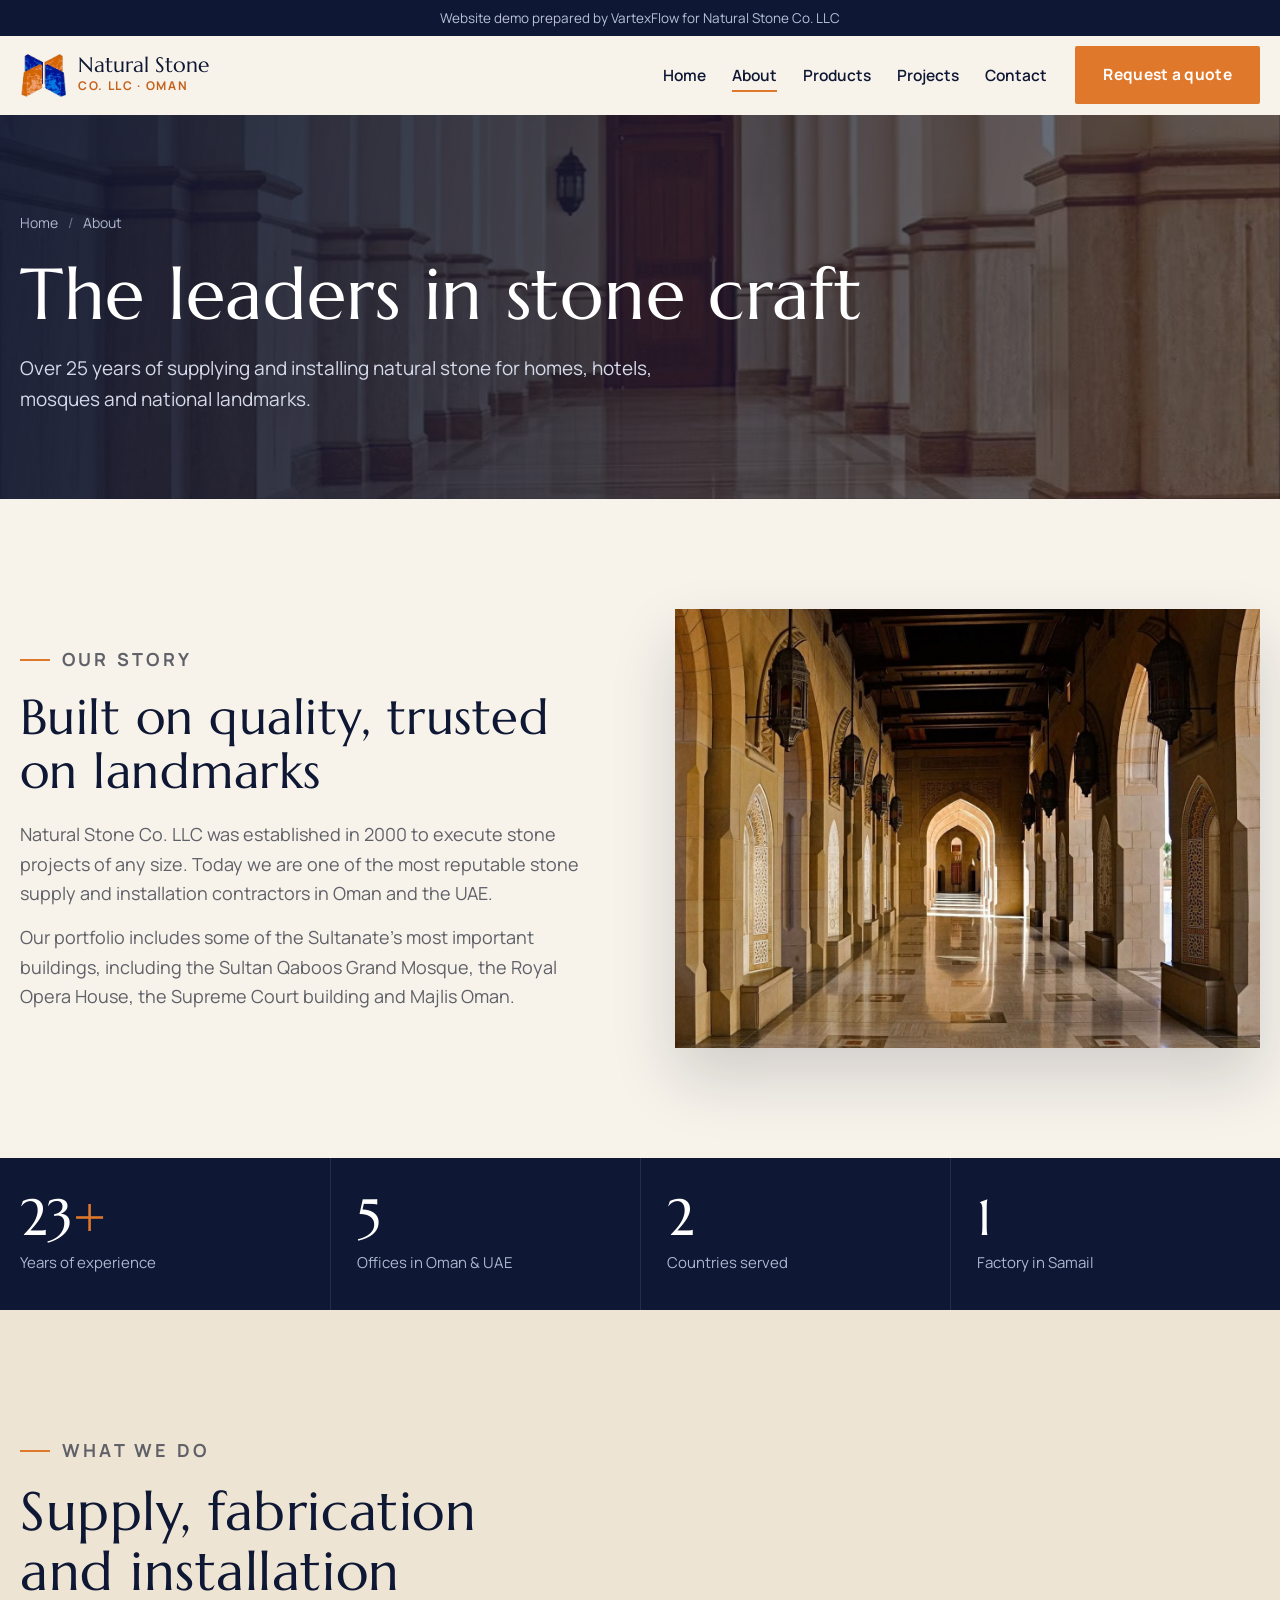
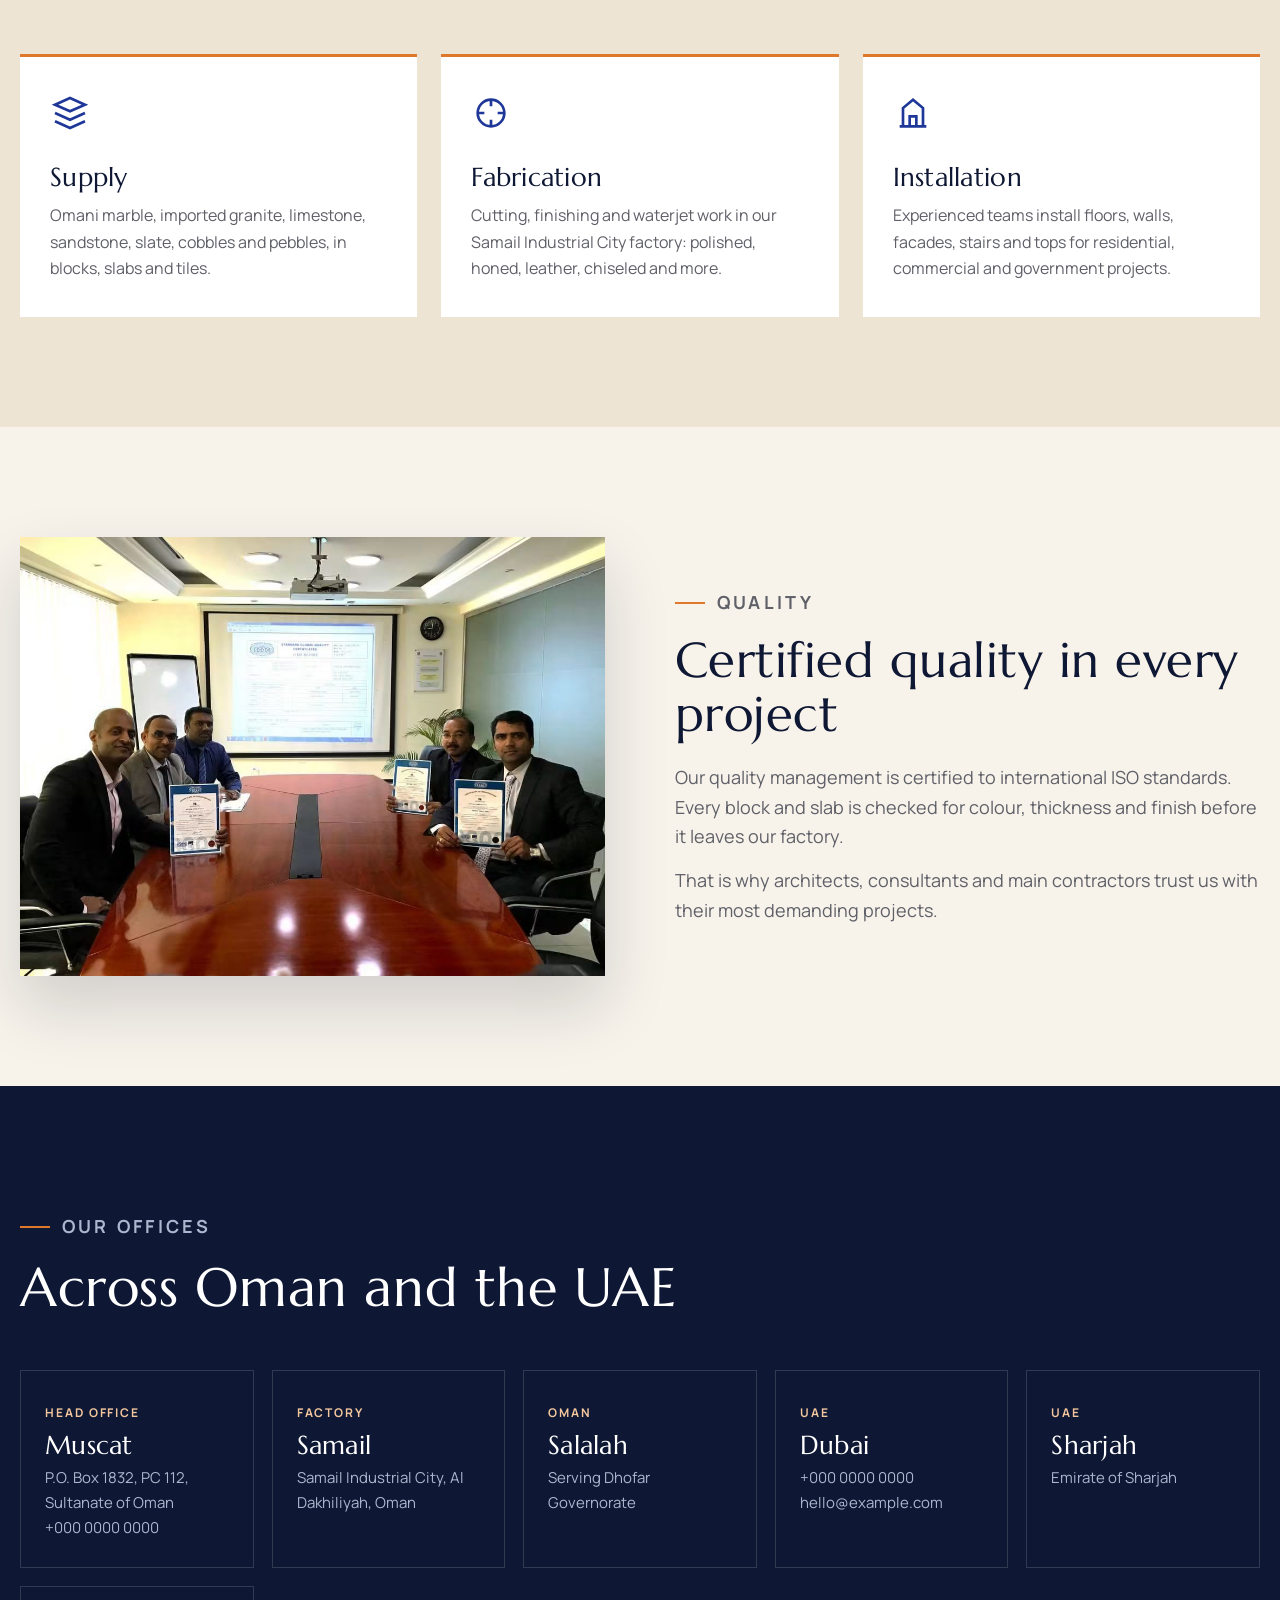
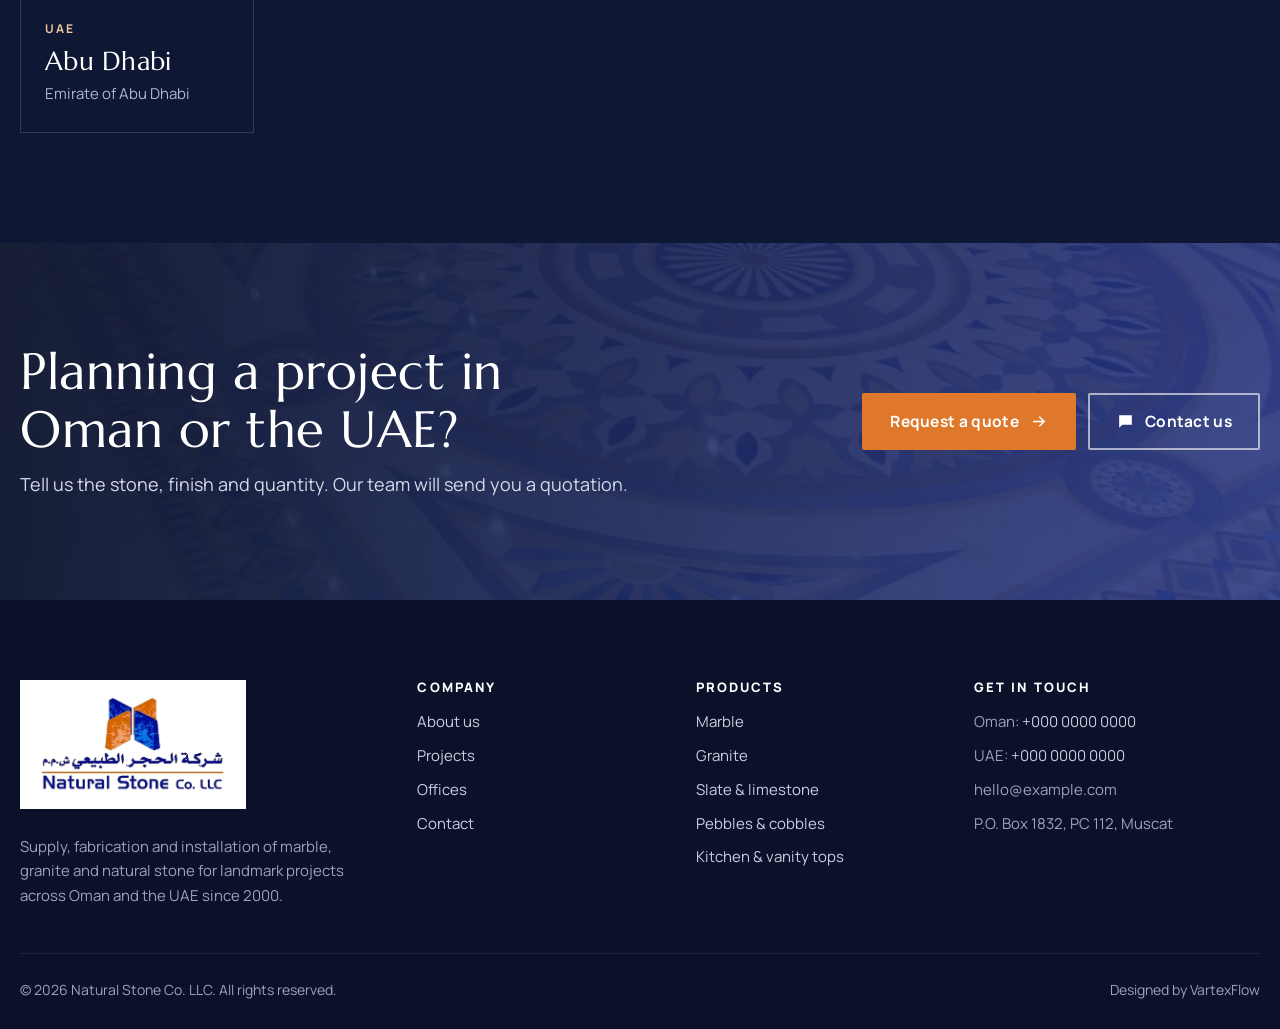
<file: about.html>
<!DOCTYPE html>
<html lang="en">
<head>
<meta charset="utf-8">
<meta name="viewport" content="width=device-width, initial-scale=1, viewport-fit=cover">
<meta name="robots" content="noindex, nofollow">
<meta name="theme-color" content="#0E1733">
<title>About | Natural Stone Co. LLC</title>
<meta name="description" content="Learn about Natural Stone Co. LLC, stone supply and installation contractor in Oman and the UAE since 2000.">
<link rel="canonical" href="https://shahinalambd.github.io/natural-stone-website/about.html">
<meta property="og:type" content="website">
<meta property="og:title" content="About | Natural Stone Co. LLC">
<meta property="og:description" content="Learn about Natural Stone Co. LLC, stone supply and installation contractor in Oman and the UAE since 2000.">
<meta property="og:url" content="https://shahinalambd.github.io/natural-stone-website/about.html">
<meta property="og:image" content="https://shahinalambd.github.io/natural-stone-website/assets/img/og-image.png">
<meta property="og:image:width" content="1200">
<meta property="og:image:height" content="630">
<meta name="twitter:card" content="summary_large_image">
<link rel="icon" href="assets/img/logo-mark.png">
<link rel="preconnect" href="https://fonts.googleapis.com">
<link rel="preconnect" href="https://fonts.gstatic.com" crossorigin>
<link href="https://fonts.googleapis.com/css2?family=Marcellus&family=Manrope:wght@400;500;600;700;800&display=swap" rel="stylesheet">
<link rel="stylesheet" href="assets/css/style.css">
</head>
<body>
<div class="demo">Website demo prepared by VartexFlow for Natural Stone Co. LLC</div>
<header class="site-header">
  <div class="wrap nav">
    <a class="brand" href="index.html" aria-label="Natural Stone Co. LLC home">
      <img src="assets/img/logo-mark.png" alt="" width="46" height="46">
      <span><b>Natural Stone</b><small>CO. LLC &middot; OMAN</small></span>
    </a>
    <button class="menu-btn" type="button" aria-expanded="false" aria-controls="links" aria-label="Menu">
      <svg viewBox="0 0 24 24" fill="none" stroke="currentColor" stroke-width="2" aria-hidden="true"><path d="M3 6h18M3 12h18M3 18h18"/></svg>
    </button>
    <ul class="links" id="links">
      <li><a href="index.html">Home</a></li>
      <li><a href="about.html" aria-current="page">About</a></li>
      <li><a href="products.html">Products</a></li>
      <li><a href="projects.html">Projects</a></li>
      <li><a href="contact.html">Contact</a></li>
      <li class="m-cta"><a class="btn btn-orange" href="contact.html#quote">Request a quote</a></li>
    </ul>
    <a class="btn btn-orange" href="contact.html#quote">Request a quote</a>
  </div>
</header>
<main><section class="page-hero">
  <img src="assets/img/marble-corridor.jpg" alt="" aria-hidden="true">
  <div class="wrap">
    <ol class="crumbs"><li><a href="index.html">Home</a></li><li aria-current="page">About</li></ol>
    <h1>The leaders in stone craft</h1>
    <p>Over 25 years of supplying and installing natural stone for homes, hotels, mosques and national landmarks.</p>
  </div>
</section>

<section class="section">
  <div class="wrap split">
    <div class="rv">
      <p class="kicker">OUR STORY</p>
      <h2>Built on quality, trusted on landmarks</h2>
      <p>Natural Stone Co. LLC was established in 2000 to execute stone projects of any size. Today we are one of the most reputable stone supply and installation contractors in Oman and the UAE.</p>
      <p>Our portfolio includes some of the Sultanate's most important buildings, including the Sultan Qaboos Grand Mosque, the Royal Opera House, the Supreme Court building and Majlis Oman.</p>
    </div>
    <img class="rv d1" src="assets/img/grand-mosque.jpg" alt="Marble colonnade" loading="lazy">
  </div>
</section>
<section class="stats" aria-label="Company facts">
  <div class="wrap"><ul>
    <li><b data-count="25" data-suffix="+">25<em>+</em></b><span>Years of experience</span></li>
    <li><b data-count="5" data-suffix="">5<em></em></b><span>Offices in Oman &amp; UAE</span></li>
    <li><b data-count="2" data-suffix="">2<em></em></b><span>Countries served</span></li>
    <li><b data-count="1" data-suffix="">1<em></em></b><span>Factory in Samail</span></li>
  </ul></div>
</section>
<section class="section sand">
  <div class="wrap">
    <div class="head"><div><p class="kicker">WHAT WE DO</p><h2>Supply, fabrication and installation</h2></div></div>
    <div class="pillars">
      <div class="pillar rv"><svg viewBox="0 0 24 24" fill="none" stroke="currentColor" stroke-width="1.6" aria-hidden="true"><path d="M3 7l9-4 9 4-9 4-9-4Z"/><path d="M3 12l9 4 9-4M3 17l9 4 9-4"/></svg><h3>Supply</h3><p>Omani marble, imported granite, limestone, sandstone, slate, cobbles and pebbles, in blocks, slabs and tiles.</p></div>
      <div class="pillar rv d1"><svg viewBox="0 0 24 24" fill="none" stroke="currentColor" stroke-width="1.6" aria-hidden="true"><circle cx="12" cy="12" r="8"/><path d="M12 4v4M12 16v4M4 12h4M16 12h4"/></svg><h3>Fabrication</h3><p>Cutting, finishing and waterjet work in our Samail Industrial City factory: polished, honed, leather, chiseled and more.</p></div>
      <div class="pillar rv d2"><svg viewBox="0 0 24 24" fill="none" stroke="currentColor" stroke-width="1.6" aria-hidden="true"><path d="M4 20h16M6 20V9l6-5 6 5v11"/><path d="M10 20v-6h4v6"/></svg><h3>Installation</h3><p>Experienced teams install floors, walls, facades, stairs and tops for residential, commercial and government projects.</p></div>
    </div>
  </div>
</section>
<section class="section">
  <div class="wrap split">
    <img class="rv" src="assets/img/team-iso.jpg" alt="Natural Stone team receiving ISO certificates" loading="lazy">
    <div class="rv d1">
      <p class="kicker">QUALITY</p>
      <h2>Certified quality in every project</h2>
      <p>Our quality management is certified to international ISO standards. Every block and slab is checked for colour, thickness and finish before it leaves our factory.</p>
      <p>That is why architects, consultants and main contractors trust us with their most demanding projects.</p>
    </div>
  </div>
</section>
<section class="section dark" id="offices">
  <div class="wrap">
    <div class="head"><div><p class="kicker">OUR OFFICES</p><h2>Across Oman and the UAE</h2></div></div>
    <div class="offices">
      <div class="office rv"><small>HEAD OFFICE</small><h3>Muscat</h3><p>P.O. Box 1832, PC 112, Sultanate of Oman<br>+000 0000 0000</p></div>
      <div class="office rv d1"><small>FACTORY</small><h3>Samail</h3><p>Samail Industrial City, Al Dakhiliyah, Oman</p></div>
      <div class="office rv d2"><small>OMAN</small><h3>Salalah</h3><p>Serving Dhofar Governorate</p></div>
      <div class="office rv"><small>UAE</small><h3>Dubai</h3><p>+000 0000 0000<br>hello@example.com</p></div>
      <div class="office rv d1"><small>UAE</small><h3>Sharjah</h3><p>Emirate of Sharjah</p></div>
      <div class="office rv d2"><small>UAE</small><h3>Abu Dhabi</h3><p>Emirate of Abu Dhabi</p></div>
    </div>
  </div>
</section>
<section class="cta">
  <img src="assets/img/inlay.jpg" alt="" aria-hidden="true" loading="lazy">
  <div class="wrap">
    <div class="rv">
      <h2>Planning a project in Oman or the UAE?</h2>
      <p>Tell us the stone, finish and quantity. Our team will send you a quotation.</p>
    </div>
    <div class="rv d1" style="display:flex;gap:12px;flex-wrap:wrap">
      <a class="btn btn-orange" href="contact.html#quote">Request a quote <svg class="arrow" viewBox="0 0 24 24" fill="none" stroke="currentColor" stroke-width="2" aria-hidden="true"><path d="M5 12h14M13 6l6 6-6 6"/></svg></a>
      <a class="btn btn-ghost" href="contact.html"><svg viewBox="0 0 24 24" fill="currentColor" aria-hidden="true"><path d="M4 4h16v12H8l-4 4V4Z"/></svg>Contact us</a>
    </div>
  </div>
</section>

</main><footer class="site-footer">
  <div class="wrap">
    <div class="fgrid">
      <div>
        <span class="flogo"><img src="assets/img/logo-full.png" alt="Natural Stone Co. LLC" width="190"></span>
        <p>Supply, fabrication and installation of marble, granite and natural stone for landmark projects across Oman and the UAE since 2000.</p>
      </div>
      <div>
        <h4>COMPANY</h4>
        <ul><li><a href="about.html">About us</a></li><li><a href="projects.html">Projects</a></li><li><a href="about.html#offices">Offices</a></li><li><a href="contact.html">Contact</a></li></ul>
      </div>
      <div>
        <h4>PRODUCTS</h4>
        <ul><li><a href="products.html">Marble</a></li><li><a href="products.html">Granite</a></li><li><a href="products.html">Slate &amp; limestone</a></li><li><a href="products.html">Pebbles &amp; cobbles</a></li><li><a href="products.html">Kitchen &amp; vanity tops</a></li></ul>
      </div>
      <div>
        <h4>GET IN TOUCH</h4>
        <ul>
          <li>Oman: <a href="tel:+00000000000">+000 0000 0000</a></li>
          <li>UAE: <a href="tel:+00000000000">+000 0000 0000</a></li>
          <li><span>hello@example.com</span></li>
          <li>P.O. Box 1832, PC 112, Muscat</li>
        </ul>
      </div>
    </div>
    <div class="fbottom">
      <span>&copy; <span data-year>2026</span> Natural Stone Co. LLC. All rights reserved.</span>
      <span>Designed by VartexFlow</span>
    </div>
  </div>
</footer>
<script src="assets/js/main.js"></script>
</body>
</html>
</file>
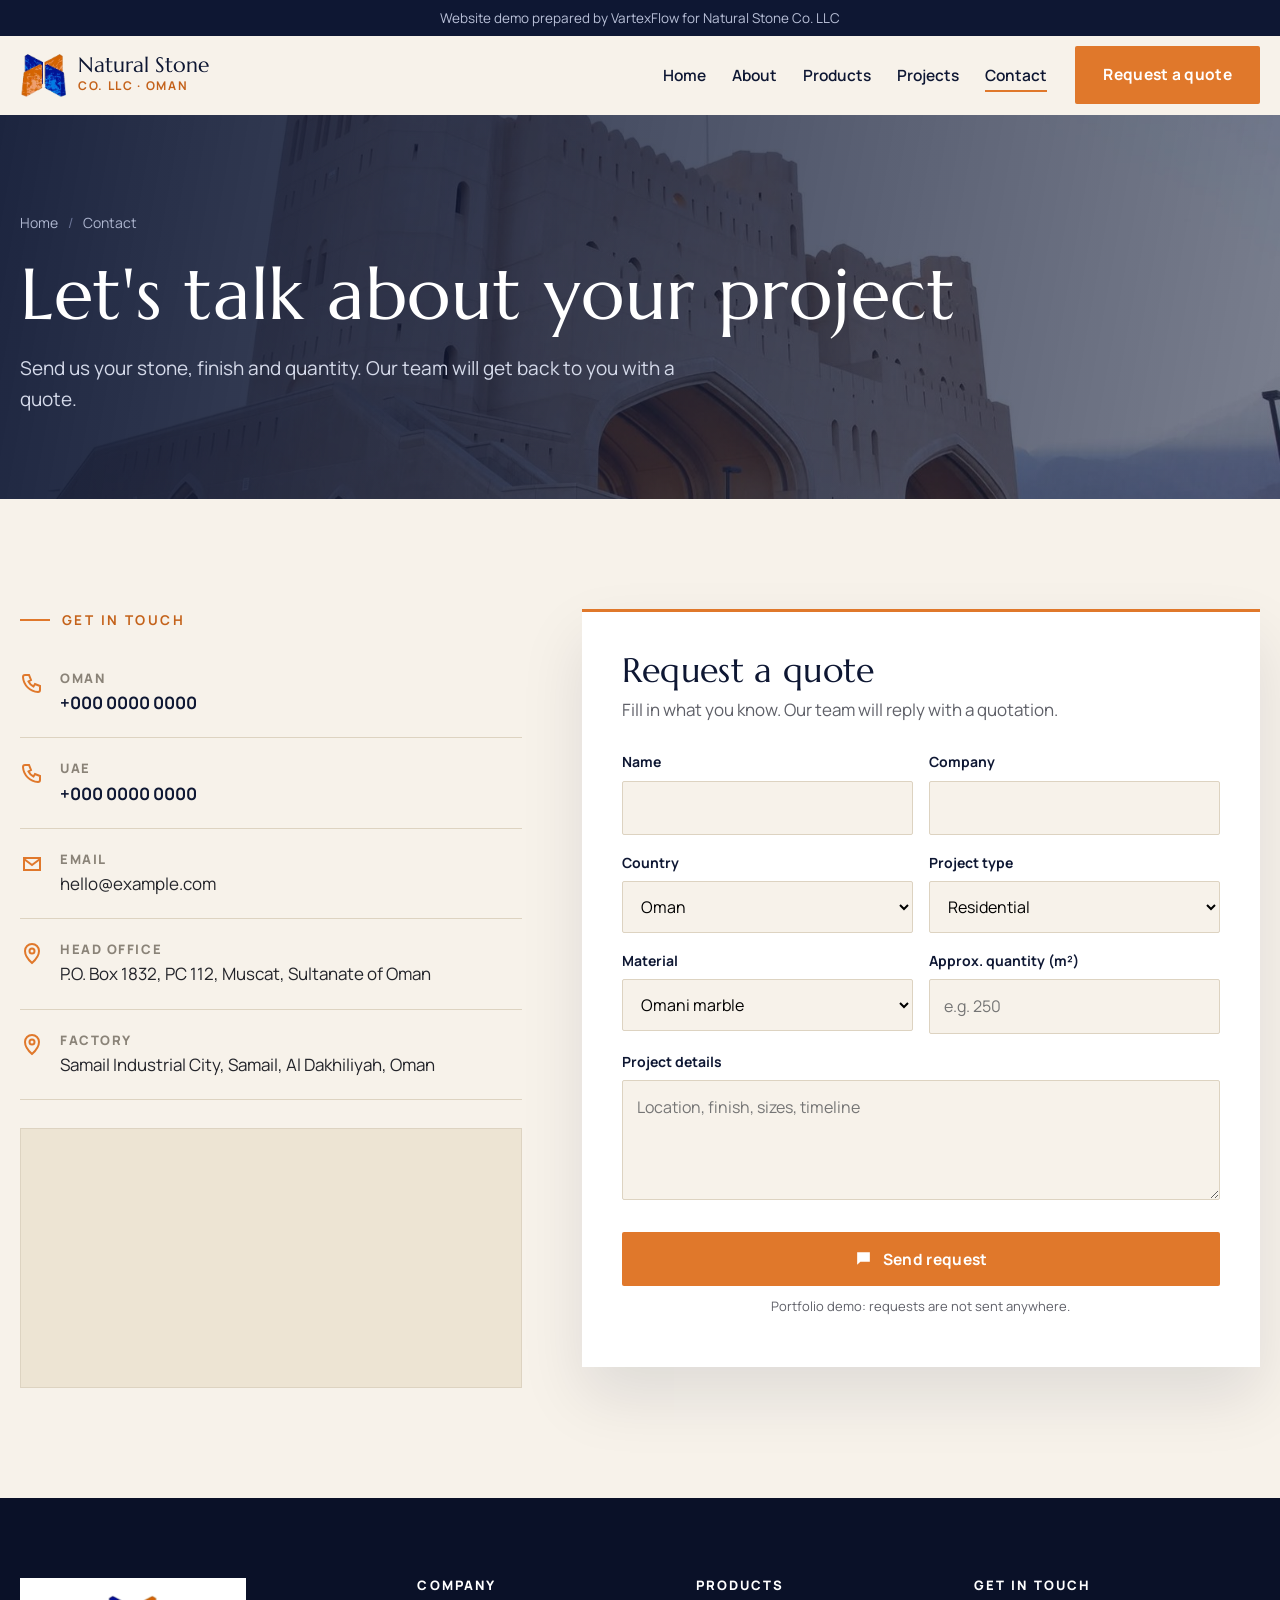
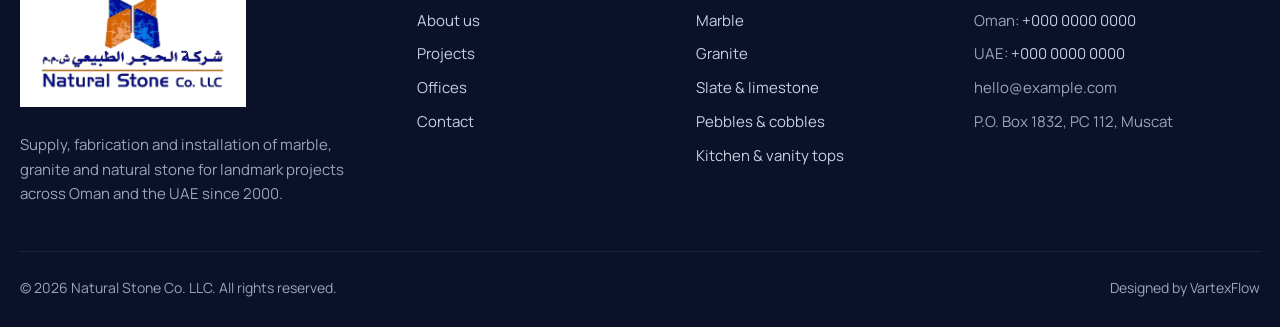
<file: contact.html>
<!DOCTYPE html>
<html lang="en">
<head>
<meta charset="utf-8">
<meta name="viewport" content="width=device-width, initial-scale=1, viewport-fit=cover">
<meta name="robots" content="noindex, nofollow">
<meta name="theme-color" content="#0E1733">
<title>Contact | Natural Stone Co. LLC</title>
<meta name="description" content="Contact Natural Stone Co. LLC in Oman and the UAE for marble, granite and natural stone quotations.">
<link rel="canonical" href="https://shahinalambd.github.io/natural-stone-website/contact.html">
<meta property="og:type" content="website">
<meta property="og:title" content="Contact | Natural Stone Co. LLC">
<meta property="og:description" content="Contact Natural Stone Co. LLC in Oman and the UAE for marble, granite and natural stone quotations.">
<meta property="og:url" content="https://shahinalambd.github.io/natural-stone-website/contact.html">
<meta property="og:image" content="https://shahinalambd.github.io/natural-stone-website/assets/img/og-image.png">
<meta property="og:image:width" content="1200">
<meta property="og:image:height" content="630">
<meta name="twitter:card" content="summary_large_image">
<link rel="icon" href="assets/img/logo-mark.png">
<link rel="preconnect" href="https://fonts.googleapis.com">
<link rel="preconnect" href="https://fonts.gstatic.com" crossorigin>
<link href="https://fonts.googleapis.com/css2?family=Marcellus&family=Manrope:wght@400;500;600;700;800&display=swap" rel="stylesheet">
<link rel="stylesheet" href="assets/css/style.css">
</head>
<body>
<div class="demo">Website demo prepared by VartexFlow for Natural Stone Co. LLC</div>
<header class="site-header">
  <div class="wrap nav">
    <a class="brand" href="index.html" aria-label="Natural Stone Co. LLC home">
      <img src="assets/img/logo-mark.png" alt="" width="46" height="46">
      <span><b>Natural Stone</b><small>CO. LLC &middot; OMAN</small></span>
    </a>
    <button class="menu-btn" type="button" aria-expanded="false" aria-controls="links" aria-label="Menu">
      <svg viewBox="0 0 24 24" fill="none" stroke="currentColor" stroke-width="2" aria-hidden="true"><path d="M3 6h18M3 12h18M3 18h18"/></svg>
    </button>
    <ul class="links" id="links">
      <li><a href="index.html">Home</a></li>
      <li><a href="about.html">About</a></li>
      <li><a href="products.html">Products</a></li>
      <li><a href="projects.html">Projects</a></li>
      <li><a href="contact.html" aria-current="page">Contact</a></li>
      <li class="m-cta"><a class="btn btn-orange" href="contact.html#quote">Request a quote</a></li>
    </ul>
    <a class="btn btn-orange" href="contact.html#quote">Request a quote</a>
  </div>
</header>
<main><section class="page-hero">
  <img src="assets/img/heritage-building.jpg" alt="" aria-hidden="true">
  <div class="wrap">
    <ol class="crumbs"><li><a href="index.html">Home</a></li><li aria-current="page">Contact</li></ol>
    <h1>Let's talk about your project</h1>
    <p>Send us your stone, finish and quantity. Our team will get back to you with a quote.</p>
  </div>
</section>

<section class="section">
  <div class="wrap contact-grid">
    <div class="rv">
      <p class="kicker">GET IN TOUCH</p>
      <ul class="info-list">
        <li><svg viewBox="0 0 24 24" fill="none" stroke="currentColor" stroke-width="2" aria-hidden="true"><path d="M5 4h4l2 5-2.5 1.5a11 11 0 0 0 5 5L15 13l5 2v4a2 2 0 0 1-2 2A16 16 0 0 1 3 6a2 2 0 0 1 2-2"/></svg><div><b>OMAN</b><a href="tel:+00000000000">+000 0000 0000</a></div></li>
        <li><svg viewBox="0 0 24 24" fill="none" stroke="currentColor" stroke-width="2" aria-hidden="true"><path d="M5 4h4l2 5-2.5 1.5a11 11 0 0 0 5 5L15 13l5 2v4a2 2 0 0 1-2 2A16 16 0 0 1 3 6a2 2 0 0 1 2-2"/></svg><div><b>UAE</b><a href="tel:+00000000000">+000 0000 0000</a></div></li>
        <li><svg viewBox="0 0 24 24" fill="none" stroke="currentColor" stroke-width="2" aria-hidden="true"><path d="M4 6h16v12H4z"/><path d="m4 7 8 6 8-6"/></svg><div><b>EMAIL</b><span>hello@example.com</span></div></li>
        <li><svg viewBox="0 0 24 24" fill="none" stroke="currentColor" stroke-width="2" aria-hidden="true"><path d="M12 21s7-6.2 7-12a7 7 0 0 0-14 0c0 5.8 7 12 7 12Z"/><circle cx="12" cy="9" r="2.5"/></svg><div><b>HEAD OFFICE</b>P.O. Box 1832, PC 112, Muscat, Sultanate of Oman</div></li>
        <li><svg viewBox="0 0 24 24" fill="none" stroke="currentColor" stroke-width="2" aria-hidden="true"><path d="M12 21s7-6.2 7-12a7 7 0 0 0-14 0c0 5.8 7 12 7 12Z"/><circle cx="12" cy="9" r="2.5"/></svg><div><b>FACTORY</b>Samail Industrial City, Samail, Al Dakhiliyah, Oman</div></li>
      </ul>
      <div class="map"><iframe title="Natural Stone factory, Samail Industrial City" loading="lazy" referrerpolicy="no-referrer-when-downgrade" src="https://maps.google.com/maps?q=Natural+Stone+Co+LLC+Samail+Industrial+City+Oman&amp;z=13&amp;output=embed"></iframe></div>
    </div>
    <form class="form rv d1" id="quote" novalidate>
      <h2>Request a quote</h2>
      <p>Fill in what you know. Our team will reply with a quotation.</p>
      <div class="row">
        <div><label for="q-name">Name</label><input id="q-name" autocomplete="name" required></div>
        <div><label for="q-company">Company</label><input id="q-company" autocomplete="organization"></div>
      </div>
      <div class="row">
        <div><label for="q-country">Country</label><select id="q-country"><option>Oman</option><option>United Arab Emirates</option><option>Other</option></select></div>
        <div><label for="q-type">Project type</label><select id="q-type"><option>Residential</option><option>Commercial</option><option>Hotel</option><option>Government</option><option>Mosque</option><option>Other</option></select></div>
      </div>
      <div class="row">
        <div><label for="q-material">Material</label><select id="q-material"><option>Omani marble</option><option>Granite</option><option>Limestone / sandstone</option><option>Slate</option><option>Pebbles / cobbles</option><option>Kitchen / vanity tops</option><option>Waterjet inlay</option><option>Not sure yet</option></select></div>
        <div><label for="q-qty">Approx. quantity (m&sup2;)</label><input id="q-qty" inputmode="numeric" placeholder="e.g. 250"></div>
      </div>
      <label for="q-msg">Project details</label>
      <textarea id="q-msg" placeholder="Location, finish, sizes, timeline"></textarea>
      <button class="btn btn-orange" type="submit"><svg viewBox="0 0 24 24" fill="currentColor" aria-hidden="true"><path d="M4 4h16v12H8l-4 4V4Z"/></svg>Send request</button>
      <p class="hint">Portfolio demo: requests are not sent anywhere.</p>
    </form>
  </div>
</section>
</main><footer class="site-footer">
  <div class="wrap">
    <div class="fgrid">
      <div>
        <span class="flogo"><img src="assets/img/logo-full.png" alt="Natural Stone Co. LLC" width="190"></span>
        <p>Supply, fabrication and installation of marble, granite and natural stone for landmark projects across Oman and the UAE since 2000.</p>
      </div>
      <div>
        <h4>COMPANY</h4>
        <ul><li><a href="about.html">About us</a></li><li><a href="projects.html">Projects</a></li><li><a href="about.html#offices">Offices</a></li><li><a href="contact.html">Contact</a></li></ul>
      </div>
      <div>
        <h4>PRODUCTS</h4>
        <ul><li><a href="products.html">Marble</a></li><li><a href="products.html">Granite</a></li><li><a href="products.html">Slate &amp; limestone</a></li><li><a href="products.html">Pebbles &amp; cobbles</a></li><li><a href="products.html">Kitchen &amp; vanity tops</a></li></ul>
      </div>
      <div>
        <h4>GET IN TOUCH</h4>
        <ul>
          <li>Oman: <a href="tel:+00000000000">+000 0000 0000</a></li>
          <li>UAE: <a href="tel:+00000000000">+000 0000 0000</a></li>
          <li><span>hello@example.com</span></li>
          <li>P.O. Box 1832, PC 112, Muscat</li>
        </ul>
      </div>
    </div>
    <div class="fbottom">
      <span>&copy; <span data-year>2026</span> Natural Stone Co. LLC. All rights reserved.</span>
      <span>Designed by VartexFlow</span>
    </div>
  </div>
</footer>
<script src="assets/js/main.js"></script>
</body>
</html>
</file>
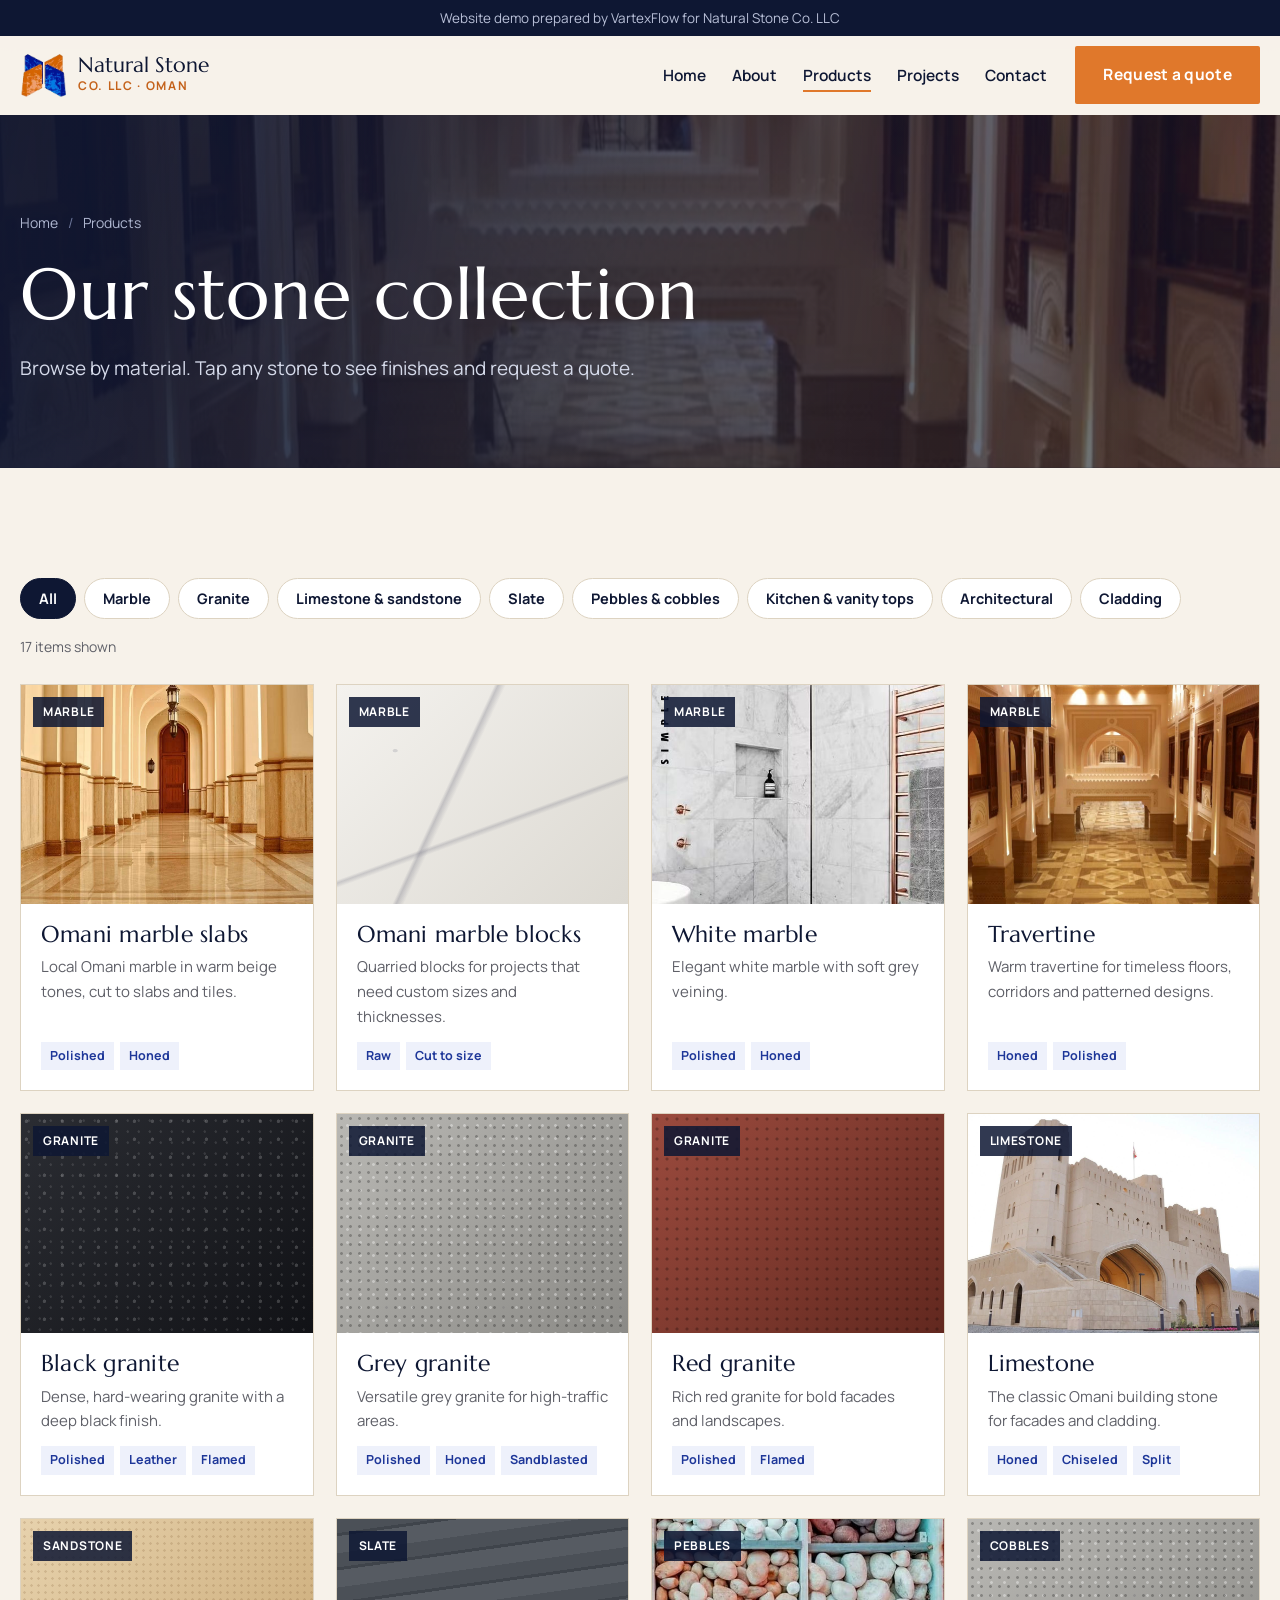
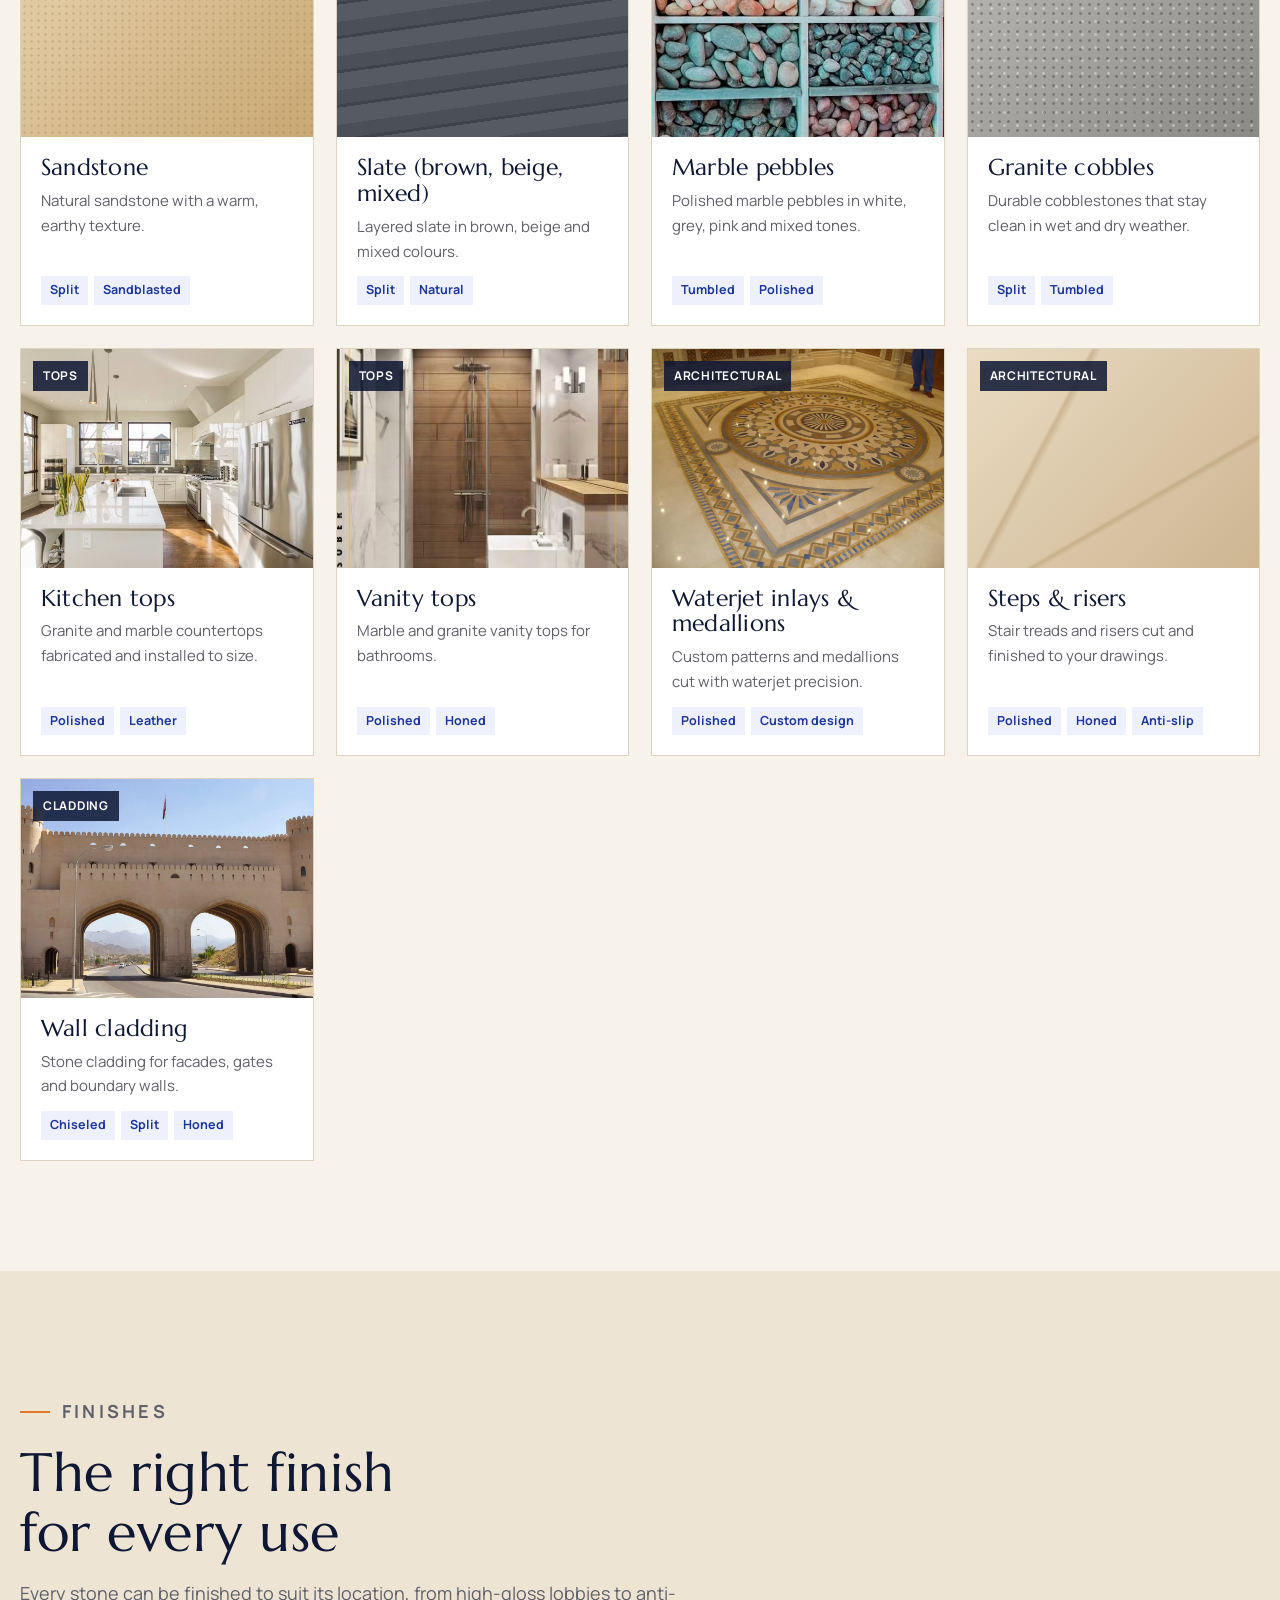
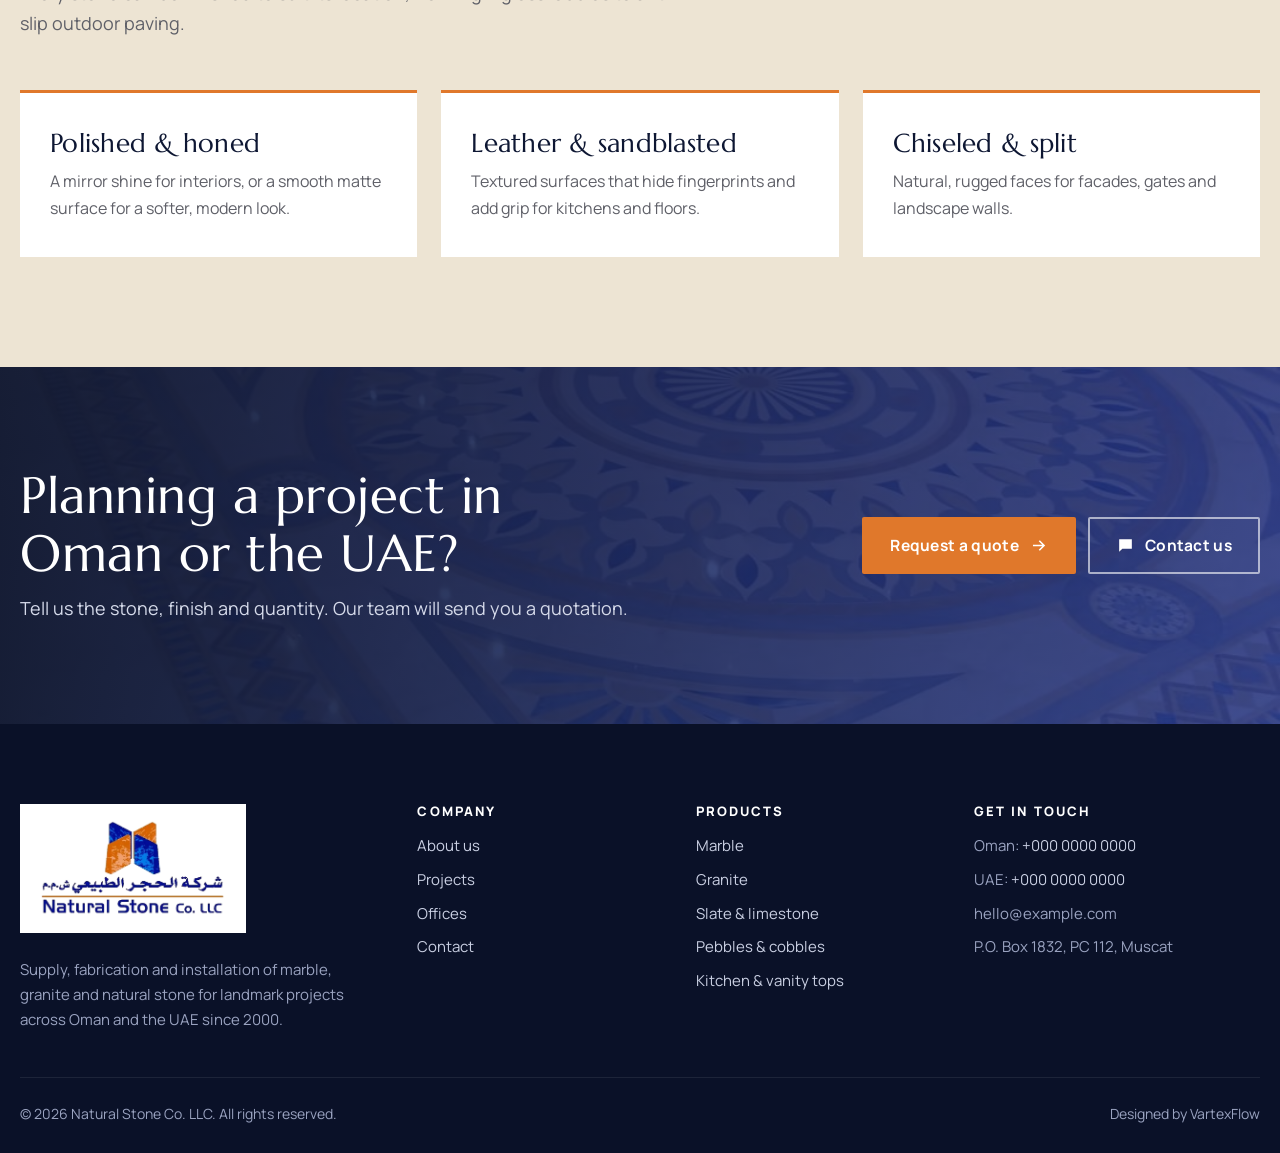
<file: products.html>
<!DOCTYPE html>
<html lang="en">
<head>
<meta charset="utf-8">
<meta name="viewport" content="width=device-width, initial-scale=1, viewport-fit=cover">
<meta name="robots" content="noindex, nofollow">
<meta name="theme-color" content="#0E1733">
<title>Products | Natural Stone Co. LLC</title>
<meta name="description" content="Omani marble, granite, limestone, sandstone, slate, pebbles, cobbles, kitchen tops, waterjet inlays and cladding from Natural Stone Co. LLC.">
<link rel="canonical" href="https://shahinalambd.github.io/natural-stone-website/products.html">
<meta property="og:type" content="website">
<meta property="og:title" content="Products | Natural Stone Co. LLC">
<meta property="og:description" content="Omani marble, granite, limestone, sandstone, slate, pebbles, cobbles, kitchen tops, waterjet inlays and cladding from Natural Stone Co. LLC.">
<meta property="og:url" content="https://shahinalambd.github.io/natural-stone-website/products.html">
<meta property="og:image" content="https://shahinalambd.github.io/natural-stone-website/assets/img/og-image.png">
<meta property="og:image:width" content="1200">
<meta property="og:image:height" content="630">
<meta name="twitter:card" content="summary_large_image">
<link rel="icon" href="assets/img/logo-mark.png">
<link rel="preconnect" href="https://fonts.googleapis.com">
<link rel="preconnect" href="https://fonts.gstatic.com" crossorigin>
<link href="https://fonts.googleapis.com/css2?family=Marcellus&family=Manrope:wght@400;500;600;700;800&display=swap" rel="stylesheet">
<link rel="stylesheet" href="assets/css/style.css">
</head>
<body>
<div class="demo">Website demo prepared by VartexFlow for Natural Stone Co. LLC</div>
<header class="site-header">
  <div class="wrap nav">
    <a class="brand" href="index.html" aria-label="Natural Stone Co. LLC home">
      <img src="assets/img/logo-mark.png" alt="" width="46" height="46">
      <span><b>Natural Stone</b><small>CO. LLC &middot; OMAN</small></span>
    </a>
    <button class="menu-btn" type="button" aria-expanded="false" aria-controls="links" aria-label="Menu">
      <svg viewBox="0 0 24 24" fill="none" stroke="currentColor" stroke-width="2" aria-hidden="true"><path d="M3 6h18M3 12h18M3 18h18"/></svg>
    </button>
    <ul class="links" id="links">
      <li><a href="index.html">Home</a></li>
      <li><a href="about.html">About</a></li>
      <li><a href="products.html" aria-current="page">Products</a></li>
      <li><a href="projects.html">Projects</a></li>
      <li><a href="contact.html">Contact</a></li>
      <li class="m-cta"><a class="btn btn-orange" href="contact.html#quote">Request a quote</a></li>
    </ul>
    <a class="btn btn-orange" href="contact.html#quote">Request a quote</a>
  </div>
</header>
<main><section class="page-hero">
  <img src="assets/img/palace-interior.jpg" alt="" aria-hidden="true">
  <div class="wrap">
    <ol class="crumbs"><li><a href="index.html">Home</a></li><li aria-current="page">Products</li></ol>
    <h1>Our stone collection</h1>
    <p>Browse by material. Tap any stone to see finishes and request a quote.</p>
  </div>
</section>

<section class="section">
  <div class="wrap">
    <div class="filters" role="group" aria-label="Filter products" data-target="#catalog" data-note="#note"><button type="button" data-f="all" aria-pressed="true">All</button><button type="button" data-f="marble" aria-pressed="false">Marble</button><button type="button" data-f="granite" aria-pressed="false">Granite</button><button type="button" data-f="limestone" aria-pressed="false">Limestone &amp; sandstone</button><button type="button" data-f="slate" aria-pressed="false">Slate</button><button type="button" data-f="pebbles" aria-pressed="false">Pebbles &amp; cobbles</button><button type="button" data-f="tops" aria-pressed="false">Kitchen &amp; vanity tops</button><button type="button" data-f="inlay" aria-pressed="false">Architectural</button><button type="button" data-f="cladding" aria-pressed="false">Cladding</button></div>
    <p class="count-note" id="note" aria-live="polite">17 items shown</p>
    <div class="catalog" id="catalog"><article class="item" tabindex="0" role="button" aria-label="Omani marble slabs, view details" data-cat="marble" data-use="Floors, walls, lobbies, mosques"><span class="ph"><img src="assets/img/marble-corridor.jpg" alt="" loading="lazy"><span class="cat">MARBLE</span></span><div class="b"><h3>Omani marble slabs</h3><p>Local Omani marble in warm beige tones, cut to slabs and tiles.</p><ul class="fin"><li>Polished</li><li>Honed</li></ul></div></article><article class="item" tabindex="0" role="button" aria-label="Omani marble blocks, view details" data-cat="marble" data-use="Large projects, fabrication"><span class="ph"><span class="swatch sw-white"></span><span class="cat">MARBLE</span></span><div class="b"><h3>Omani marble blocks</h3><p>Quarried blocks for projects that need custom sizes and thicknesses.</p><ul class="fin"><li>Raw</li><li>Cut to size</li></ul></div></article><article class="item" tabindex="0" role="button" aria-label="White marble, view details" data-cat="marble" data-use="Bathrooms, feature walls"><span class="ph"><img src="assets/img/shower.jpg" alt="" loading="lazy"><span class="cat">MARBLE</span></span><div class="b"><h3>White marble</h3><p>Elegant white marble with soft grey veining.</p><ul class="fin"><li>Polished</li><li>Honed</li></ul></div></article><article class="item" tabindex="0" role="button" aria-label="Travertine, view details" data-cat="marble" data-use="Bathrooms, floors, cladding"><span class="ph"><img src="assets/img/palace-interior.jpg" alt="" loading="lazy"><span class="cat">MARBLE</span></span><div class="b"><h3>Travertine</h3><p>Warm travertine for timeless floors, corridors and patterned designs.</p><ul class="fin"><li>Honed</li><li>Polished</li></ul></div></article><article class="item" tabindex="0" role="button" aria-label="Black granite, view details" data-cat="granite" data-use="Stairs, tops, exteriors"><span class="ph"><span class="swatch sw-black"></span><span class="cat">GRANITE</span></span><div class="b"><h3>Black granite</h3><p>Dense, hard-wearing granite with a deep black finish.</p><ul class="fin"><li>Polished</li><li>Leather</li><li>Flamed</li></ul></div></article><article class="item" tabindex="0" role="button" aria-label="Grey granite, view details" data-cat="granite" data-use="Paving, stairs, floors"><span class="ph"><span class="swatch sw-grey"></span><span class="cat">GRANITE</span></span><div class="b"><h3>Grey granite</h3><p>Versatile grey granite for high-traffic areas.</p><ul class="fin"><li>Polished</li><li>Honed</li><li>Sandblasted</li></ul></div></article><article class="item" tabindex="0" role="button" aria-label="Red granite, view details" data-cat="granite" data-use="Facades, monuments"><span class="ph"><span class="swatch sw-red"></span><span class="cat">GRANITE</span></span><div class="b"><h3>Red granite</h3><p>Rich red granite for bold facades and landscapes.</p><ul class="fin"><li>Polished</li><li>Flamed</li></ul></div></article><article class="item" tabindex="0" role="button" aria-label="Limestone, view details" data-cat="limestone" data-use="Facades, cladding"><span class="ph"><img src="assets/img/heritage-building.jpg" alt="" loading="lazy"><span class="cat">LIMESTONE</span></span><div class="b"><h3>Limestone</h3><p>The classic Omani building stone for facades and cladding.</p><ul class="fin"><li>Honed</li><li>Chiseled</li><li>Split</li></ul></div></article><article class="item" tabindex="0" role="button" aria-label="Sandstone, view details" data-cat="limestone" data-use="Walls, landscaping"><span class="ph"><span class="swatch sw-sand"></span><span class="cat">SANDSTONE</span></span><div class="b"><h3>Sandstone</h3><p>Natural sandstone with a warm, earthy texture.</p><ul class="fin"><li>Split</li><li>Sandblasted</li></ul></div></article><article class="item" tabindex="0" role="button" aria-label="Slate (brown, beige, mixed), view details" data-cat="slate" data-use="Feature walls, outdoor floors"><span class="ph"><span class="swatch sw-slate"></span><span class="cat">SLATE</span></span><div class="b"><h3>Slate (brown, beige, mixed)</h3><p>Layered slate in brown, beige and mixed colours.</p><ul class="fin"><li>Split</li><li>Natural</li></ul></div></article><article class="item" tabindex="0" role="button" aria-label="Marble pebbles, view details" data-cat="pebbles" data-use="Gardens, landscaping, decor"><span class="ph"><img src="assets/img/pebbles.jpg" alt="" loading="lazy"><span class="cat">PEBBLES</span></span><div class="b"><h3>Marble pebbles</h3><p>Polished marble pebbles in white, grey, pink and mixed tones.</p><ul class="fin"><li>Tumbled</li><li>Polished</li></ul></div></article><article class="item" tabindex="0" role="button" aria-label="Granite cobbles, view details" data-cat="pebbles" data-use="Driveways, walkways, streets"><span class="ph"><span class="swatch sw-grey"></span><span class="cat">COBBLES</span></span><div class="b"><h3>Granite cobbles</h3><p>Durable cobblestones that stay clean in wet and dry weather.</p><ul class="fin"><li>Split</li><li>Tumbled</li></ul></div></article><article class="item" tabindex="0" role="button" aria-label="Kitchen tops, view details" data-cat="tops" data-use="Kitchens, islands"><span class="ph"><img src="assets/img/kitchen.jpg" alt="" loading="lazy"><span class="cat">TOPS</span></span><div class="b"><h3>Kitchen tops</h3><p>Granite and marble countertops fabricated and installed to size.</p><ul class="fin"><li>Polished</li><li>Leather</li></ul></div></article><article class="item" tabindex="0" role="button" aria-label="Vanity tops, view details" data-cat="tops" data-use="Bathrooms, hotels"><span class="ph"><img src="assets/img/marble-bath.jpg" alt="" loading="lazy"><span class="cat">TOPS</span></span><div class="b"><h3>Vanity tops</h3><p>Marble and granite vanity tops for bathrooms.</p><ul class="fin"><li>Polished</li><li>Honed</li></ul></div></article><article class="item" tabindex="0" role="button" aria-label="Waterjet inlays & medallions, view details" data-cat="inlay" data-use="Palaces, lobbies, mosques"><span class="ph"><img src="assets/img/inlay.jpg" alt="" loading="lazy"><span class="cat">ARCHITECTURAL</span></span><div class="b"><h3>Waterjet inlays & medallions</h3><p>Custom patterns and medallions cut with waterjet precision.</p><ul class="fin"><li>Polished</li><li>Custom design</li></ul></div></article><article class="item" tabindex="0" role="button" aria-label="Steps & risers, view details" data-cat="inlay" data-use="Staircases"><span class="ph"><span class="swatch sw-beige"></span><span class="cat">ARCHITECTURAL</span></span><div class="b"><h3>Steps & risers</h3><p>Stair treads and risers cut and finished to your drawings.</p><ul class="fin"><li>Polished</li><li>Honed</li><li>Anti-slip</li></ul></div></article><article class="item" tabindex="0" role="button" aria-label="Wall cladding, view details" data-cat="cladding" data-use="Facades, gates, walls"><span class="ph"><img src="assets/img/city-gate.jpg" alt="" loading="lazy"><span class="cat">CLADDING</span></span><div class="b"><h3>Wall cladding</h3><p>Stone cladding for facades, gates and boundary walls.</p><ul class="fin"><li>Chiseled</li><li>Split</li><li>Honed</li></ul></div></article></div>
  </div>
</section>
<section class="section sand">
  <div class="wrap">
    <div class="head"><div><p class="kicker">FINISHES</p><h2>The right finish for every use</h2><p>Every stone can be finished to suit its location, from high-gloss lobbies to anti-slip outdoor paving.</p></div></div>
    <div class="pillars">
      <div class="pillar rv"><h3>Polished &amp; honed</h3><p>A mirror shine for interiors, or a smooth matte surface for a softer, modern look.</p></div>
      <div class="pillar rv d1"><h3>Leather &amp; sandblasted</h3><p>Textured surfaces that hide fingerprints and add grip for kitchens and floors.</p></div>
      <div class="pillar rv d2"><h3>Chiseled &amp; split</h3><p>Natural, rugged faces for facades, gates and landscape walls.</p></div>
    </div>
  </div>
</section>
<section class="cta">
  <img src="assets/img/inlay.jpg" alt="" aria-hidden="true" loading="lazy">
  <div class="wrap">
    <div class="rv">
      <h2>Planning a project in Oman or the UAE?</h2>
      <p>Tell us the stone, finish and quantity. Our team will send you a quotation.</p>
    </div>
    <div class="rv d1" style="display:flex;gap:12px;flex-wrap:wrap">
      <a class="btn btn-orange" href="contact.html#quote">Request a quote <svg class="arrow" viewBox="0 0 24 24" fill="none" stroke="currentColor" stroke-width="2" aria-hidden="true"><path d="M5 12h14M13 6l6 6-6 6"/></svg></a>
      <a class="btn btn-ghost" href="contact.html"><svg viewBox="0 0 24 24" fill="currentColor" aria-hidden="true"><path d="M4 4h16v12H8l-4 4V4Z"/></svg>Contact us</a>
    </div>
  </div>
</section>

</main>
<div class="modal" id="product-modal" role="dialog" aria-modal="true" aria-label="Product details" inert>
  <div class="modal-box" style="position:relative">
    <button class="x" type="button" aria-label="Close"><svg viewBox="0 0 24 24" fill="none" stroke="currentColor" stroke-width="2.2" aria-hidden="true"><path d="M6 6l12 12M18 6 6 18"/></svg></button>
    <div class="ph"></div>
    <div class="b">
      <small class="kicker" style="margin:0"></small>
      <h3></h3>
      <p class="desc"></p>
      <h4>AVAILABLE FINISHES</h4>
      <ul class="fin"></ul>
      <h4>IDEAL FOR</h4>
      <p class="use"></p>
      <a class="btn btn-orange" href="contact.html"><svg viewBox="0 0 24 24" fill="currentColor" aria-hidden="true"><path d="M4 4h16v12H8l-4 4V4Z"/></svg>Request a quote</a>
    </div>
  </div>
</div>
<footer class="site-footer">
  <div class="wrap">
    <div class="fgrid">
      <div>
        <span class="flogo"><img src="assets/img/logo-full.png" alt="Natural Stone Co. LLC" width="190"></span>
        <p>Supply, fabrication and installation of marble, granite and natural stone for landmark projects across Oman and the UAE since 2000.</p>
      </div>
      <div>
        <h4>COMPANY</h4>
        <ul><li><a href="about.html">About us</a></li><li><a href="projects.html">Projects</a></li><li><a href="about.html#offices">Offices</a></li><li><a href="contact.html">Contact</a></li></ul>
      </div>
      <div>
        <h4>PRODUCTS</h4>
        <ul><li><a href="products.html">Marble</a></li><li><a href="products.html">Granite</a></li><li><a href="products.html">Slate &amp; limestone</a></li><li><a href="products.html">Pebbles &amp; cobbles</a></li><li><a href="products.html">Kitchen &amp; vanity tops</a></li></ul>
      </div>
      <div>
        <h4>GET IN TOUCH</h4>
        <ul>
          <li>Oman: <a href="tel:+00000000000">+000 0000 0000</a></li>
          <li>UAE: <a href="tel:+00000000000">+000 0000 0000</a></li>
          <li><span>hello@example.com</span></li>
          <li>P.O. Box 1832, PC 112, Muscat</li>
        </ul>
      </div>
    </div>
    <div class="fbottom">
      <span>&copy; <span data-year>2026</span> Natural Stone Co. LLC. All rights reserved.</span>
      <span>Designed by VartexFlow</span>
    </div>
  </div>
</footer>
<script src="assets/js/main.js"></script>
</body>
</html>
</file>
<file: assets/css/style.css>
:root{
  --ink:#0E1733;
  --ink-2:#17234A;
  --blue:#1E3799;
  --orange:#E0782B;
  --orange-dark:#C4621A;
  --sand:#EDE4D3;
  --sand-2:#F7F2EA;
  --stone:#8A8378;
  --line:#DDD3C1;
  --text:#23242A;
  --muted:#5F6068;
  --white:#fff;
  --display:"Marcellus", "Trajan Pro", Georgia, serif;
  --body:"Manrope", "Segoe UI", Arial, sans-serif;
  --header-h:78px;
  --ease:cubic-bezier(.2,.7,.2,1);
}
*{box-sizing:border-box}
html{scroll-behavior:smooth;scroll-padding-top:calc(var(--header-h) + 20px)}
body{margin:0;font-family:var(--body);font-size:17px;line-height:1.65;color:var(--text);background:var(--sand-2);padding-bottom:env(safe-area-inset-bottom,0px)}
img{max-width:100%;display:block}
a{color:inherit}
button{font-family:inherit}
:focus-visible{outline:3px solid var(--orange);outline-offset:3px}
h1,h2,h3,h4{font-family:var(--display);font-weight:400;line-height:1.12;margin:0;letter-spacing:.01em}
p{margin:0}
.wrap{width:min(1240px,100% - 40px);margin-inline:auto}
.sr{position:absolute;width:1px;height:1px;overflow:hidden;clip:rect(0 0 0 0);white-space:nowrap}

/* demo bar */
.demo{background:var(--ink);color:#b9c0d8;font-size:13.5px;text-align:center;padding:7px 16px;padding-top:calc(7px + env(safe-area-inset-top,0px))}
.demo a{color:#fff;font-weight:700}

/* header */
.site-header{position:sticky;top:0;z-index:50;background:rgba(247,242,234,.94);backdrop-filter:saturate(1.4) blur(10px);border-bottom:1px solid transparent;transition:border-color .25s,box-shadow .25s}
.site-header.scrolled{border-color:var(--line);box-shadow:0 10px 30px rgba(14,23,51,.08)}
.nav{display:flex;align-items:center;gap:28px;height:var(--header-h)}
.brand{display:flex;align-items:center;gap:12px;text-decoration:none;margin-right:auto}
.brand img{width:46px;height:46px}
.brand b{display:block;font-family:var(--display);font-weight:400;font-size:21px;color:var(--ink);line-height:1.05}
.brand small{display:block;font-size:12px;letter-spacing:.14em;color:var(--orange-dark);font-weight:700}
.links{display:flex;gap:26px;list-style:none;margin:0;padding:0}
.links a{position:relative;text-decoration:none;font-weight:600;font-size:15.5px;color:var(--ink);padding:8px 0}
.links a::after{content:"";position:absolute;left:0;right:0;bottom:2px;height:2px;background:var(--orange);transform:scaleX(0);transform-origin:left;transition:transform .3s var(--ease)}
.links a:hover::after,.links a[aria-current="page"]::after{transform:scaleX(1)}
.menu-btn{display:none;background:none;border:0;width:44px;height:44px;padding:10px;color:var(--ink);cursor:pointer}
.menu-btn svg{width:24px;height:24px}
@media (max-width:980px){
  .menu-btn{display:block}
  .nav > .btn{display:none}
  .links{position:absolute;top:100%;left:0;right:0;flex-direction:column;gap:0;background:var(--sand-2);padding:6px 20px 20px;border-bottom:1px solid var(--line);box-shadow:0 20px 30px rgba(14,23,51,.12);opacity:0;visibility:hidden;transform:translateY(-6px);transition:opacity .2s,transform .2s,visibility .2s}
  .links.open{opacity:1;visibility:visible;transform:none}
  .links a{display:block;padding:14px 0;border-bottom:1px solid var(--line);font-size:18px}
  .links a::after{display:none}
  .links a[aria-current="page"]{color:var(--orange-dark)}
  .links .m-cta{display:block;margin-top:14px}
}
.links .m-cta{display:none}
.links .m-cta a{display:flex;justify-content:center;border:0;color:#fff}
@media (max-width:420px){.brand small{display:none}.brand b{font-size:19px}}

/* buttons */
.btn{display:inline-flex;align-items:center;justify-content:center;gap:10px;white-space:nowrap;text-decoration:none;font-weight:700;font-size:15.5px;letter-spacing:.02em;padding:14px 26px;border:2px solid transparent;border-radius:2px;cursor:pointer;transition:background .2s,color .2s,border-color .2s,transform .2s}
.btn svg{width:19px;height:19px;flex:none}
.btn-orange{background:var(--orange);color:#fff}
.btn-orange:hover{background:var(--orange-dark)}
.btn-ghost{border-color:rgba(255,255,255,.6);color:#fff}
.btn-ghost:hover{background:#fff;color:var(--ink)}
.btn-ink{border-color:var(--ink);color:var(--ink)}
.btn-ink:hover{background:var(--ink);color:#fff}
.arrow{transition:transform .25s var(--ease)}
.btn:hover .arrow,.more:hover .arrow{transform:translateX(4px)}

/* hero */
.hero{position:relative;height:min(92vh,860px);min-height:560px;color:#fff;overflow:hidden;background:var(--ink);isolation:isolate}
.slides{position:absolute;inset:0;z-index:-2}
.slide{position:absolute;inset:0;opacity:0;transition:opacity 1.4s ease}
.slide.active{opacity:1}
.slide img{width:100%;height:100%;object-fit:cover;transform:scale(1.12);transition:transform 7s linear}
.slide.active img{transform:scale(1)}
.hero::before{content:"";position:absolute;inset:0;z-index:-1;background:linear-gradient(100deg,rgba(14,23,51,.92) 0%,rgba(14,23,51,.7) 42%,rgba(14,23,51,.15) 100%),linear-gradient(0deg,rgba(14,23,51,.7),transparent 40%)}
.hero .wrap{height:100%;display:flex;flex-direction:column;justify-content:center;padding-bottom:70px}
.eyebrow-line{display:flex;align-items:center;gap:14px;color:#f3c69e;font-weight:700;font-size:14px;letter-spacing:.18em;margin-bottom:22px}
.eyebrow-line::before{content:"";width:42px;height:2px;background:var(--orange)}
.hero h1{font-size:clamp(44px,6.8vw,96px);max-width:12em;text-wrap:balance}
.hero h1 span{display:block;overflow:hidden}
.hero h1 span i{display:block;font-style:normal;transform:translateY(105%);animation:rise 1.1s var(--ease) forwards}
.hero h1 span:nth-child(2) i{animation-delay:.15s}
@keyframes rise{to{transform:none}}
.hero .lede{font-size:19px;color:#d5daea;max-width:34em;margin:26px 0 36px;opacity:0;animation:fade 1s .6s forwards}
.hero .actions{display:flex;flex-wrap:wrap;gap:12px;opacity:0;animation:fade 1s .8s forwards}
@keyframes fade{to{opacity:1}}
.slide-info{position:absolute;right:max(20px,calc((100% - 1240px)/2));bottom:34px;display:flex;align-items:flex-end;gap:28px}
.slide-cap{text-align:right}
.slide-cap small{display:block;color:#f3c69e;font-size:12px;letter-spacing:.16em;font-weight:700}
.slide-cap b{font-family:var(--display);font-weight:400;font-size:22px}
.bars{display:flex;gap:8px}
.bars button{position:relative;width:46px;height:3px;border:0;padding:0;background:rgba(255,255,255,.28);cursor:pointer;overflow:hidden}
.bars button::before{content:"";position:absolute;inset:-10px 0}
.bars button i{position:absolute;inset:0;background:var(--orange);transform:scaleX(0);transform-origin:left}
.bars button.done i{transform:scaleX(1)}
.bars button.on i{animation:fill 6s linear forwards}
@keyframes fill{to{transform:scaleX(1)}}
.scroll-cue{position:absolute;left:max(20px,calc((100% - 1240px)/2));bottom:34px;font-size:12px;letter-spacing:.2em;color:#aeb6cf;display:flex;align-items:center;gap:10px}
.scroll-cue::after{content:"";width:1px;height:34px;background:linear-gradient(#fff,transparent);animation:cue 2s infinite}
@keyframes cue{0%{transform:scaleY(0);transform-origin:top}50%{transform:scaleY(1);transform-origin:top}51%{transform-origin:bottom}100%{transform:scaleY(0);transform-origin:bottom}}
@media (max-width:760px){
  .hero{height:auto;min-height:680px}
  .hero .wrap{padding:80px 0 170px}
  .slide-info{left:20px;right:20px;bottom:26px;flex-direction:column;align-items:flex-start;gap:14px}
  .slide-cap{text-align:left}
  .slide-cap b{font-size:19px}
  .scroll-cue{display:none}
}

/* page hero */
.page-hero{position:relative;color:#fff;background:var(--ink);overflow:hidden;isolation:isolate}
.page-hero > img{position:absolute;inset:0;width:100%;height:100%;object-fit:cover;z-index:-2;animation:slowzoom 14s ease-out forwards}
@keyframes slowzoom{from{transform:scale(1.12)}to{transform:scale(1)}}
.page-hero::before{content:"";position:absolute;inset:0;z-index:-1;background:linear-gradient(100deg,rgba(14,23,51,.94),rgba(14,23,51,.55))}
.page-hero .wrap{padding:96px 0 84px}
.crumbs{display:flex;gap:10px;list-style:none;padding:0;margin:0 0 20px;font-size:14px;color:#aeb6cf}
.crumbs li+li::before{content:"/";margin-right:10px;color:#6c7699}
.crumbs a{text-decoration:none}
.crumbs a:hover{color:#fff}
.page-hero h1{font-size:clamp(40px,5.6vw,76px);max-width:14em;text-wrap:balance}
.page-hero p{color:#d5daea;font-size:19px;max-width:36em;margin-top:18px}

/* stats */
.stats{background:var(--ink);color:#fff}
.stats ul{display:grid;grid-template-columns:repeat(4,1fr);list-style:none;margin:0;padding:0}
.stats li{padding:34px 26px;border-left:1px solid rgba(255,255,255,.1)}
.stats li:first-child{border-left:0;padding-left:0}
.stats b{display:block;font-family:var(--display);font-weight:400;font-size:clamp(38px,4vw,54px);line-height:1;color:#fff}
.stats b em{font-style:normal;color:var(--orange)}
.stats span{display:block;margin-top:8px;color:#aeb6cf;font-size:15px}
@media (max-width:760px){.stats ul{grid-template-columns:1fr 1fr}.stats li{padding:24px 16px}.stats li:nth-child(3){border-left:0;padding-left:0}.stats li:nth-child(n+3){border-top:1px solid rgba(255,255,255,.1)}}

/* marquee */
.marquee{background:var(--orange);color:#fff;overflow:hidden;padding:16px 0}
.marquee ul{display:flex;width:max-content;list-style:none;margin:0;padding:0;animation:mq 38s linear infinite}
.marquee li{display:flex;align-items:center;gap:30px;padding-right:30px;font-family:var(--display);font-size:22px;white-space:nowrap}
.marquee li::after{content:"";width:9px;height:9px;background:#fff;transform:rotate(45deg)}
@keyframes mq{to{transform:translateX(-50%)}}

/* sections */
.section{padding:110px 0}
.section.sand{background:var(--sand)}
.section.dark{background:var(--ink);color:#fff}
.head{display:flex;justify-content:space-between;align-items:flex-end;gap:28px;flex-wrap:wrap;margin-bottom:52px}
.head > div{max-width:40em}
.kicker{display:flex;align-items:center;gap:12px;color:var(--orange-dark);font-weight:700;font-size:13.5px;letter-spacing:.18em;margin-bottom:16px}
.kicker::before{content:"";width:30px;height:2px;background:var(--orange)}
.dark .kicker{color:#f3c69e}
.head h2{font-size:clamp(34px,4.2vw,58px);color:var(--ink);text-wrap:balance}
.dark .head h2{color:#fff}
.head p{margin-top:16px;color:var(--muted);font-size:18px}
.dark .head p{color:#aeb6cf}
@media (max-width:760px){.section{padding:76px 0}.head{margin-bottom:36px}}

/* intro */
.intro{display:grid;grid-template-columns:1fr 1fr;gap:80px;align-items:center}
.intro-media{position:relative;height:620px}
.intro-media img{position:absolute;object-fit:cover;box-shadow:0 30px 60px rgba(14,23,51,.18)}
.intro-media .a{inset:0 22% 14% 0;width:78%;height:86%}
.intro-media .b{right:0;bottom:0;width:48%;height:46%;border:8px solid var(--sand-2)}
.intro-media .badge{position:absolute;left:-18px;bottom:64px;background:var(--orange);color:#fff;padding:20px 24px;font-family:var(--display);font-size:20px;line-height:1.2;box-shadow:0 20px 40px rgba(224,120,43,.35)}
.intro-media .badge b{display:block;font-size:44px;font-weight:400}
.intro h2{font-size:clamp(34px,4vw,54px);color:var(--ink);margin-bottom:22px}
.intro p{color:var(--muted);font-size:18px;max-width:34em}
.intro p+p{margin-top:14px}
.landmarks{list-style:none;margin:30px 0 34px;padding:0;border-top:1px solid var(--line)}
.landmarks li{display:flex;justify-content:space-between;gap:16px;padding:14px 0;border-bottom:1px solid var(--line);font-family:var(--display);font-size:20px;color:var(--ink)}
.landmarks li span{font-family:var(--body);font-size:14px;color:var(--stone)}
@media (max-width:960px){.intro{grid-template-columns:1fr;gap:56px}.intro-media{height:460px}.intro-media .badge{left:12px}}

/* product cards */
.cards{display:grid;grid-template-columns:repeat(3,1fr);gap:24px}
.card{position:relative;display:block;text-decoration:none;color:#fff;overflow:hidden;aspect-ratio:4/5;background:var(--ink);isolation:isolate;cursor:pointer;border:0;padding:0;text-align:left;width:100%}
.card img,.card .swatch{position:absolute;inset:0;width:100%;height:100%;object-fit:cover;z-index:-2;transition:transform .9s var(--ease)}
.card::before{content:"";position:absolute;inset:0;z-index:-1;background:linear-gradient(180deg,transparent 40%,rgba(14,23,51,.88));transition:background .4s}
.card:hover img,.card:hover .swatch{transform:scale(1.07)}
.card .t{position:absolute;left:26px;right:26px;bottom:24px}
.card small{display:block;color:#f3c69e;font-size:12.5px;letter-spacing:.16em;font-weight:700;margin-bottom:6px}
.card h3{font-size:28px;color:#fff}
.card p{font-size:15px;color:#d5daea;margin-top:6px;max-height:0;opacity:0;overflow:hidden;transition:max-height .45s var(--ease),opacity .35s}
.card:hover p,.card:focus-visible p{max-height:90px;opacity:1}
.more{display:inline-flex;align-items:center;gap:8px;margin-top:12px;font-weight:700;font-size:14px;color:#fff}
@media (max-width:960px){.cards{grid-template-columns:1fr 1fr}}
@media (max-width:560px){.cards{grid-template-columns:1fr}.card{aspect-ratio:5/4}.card p{max-height:90px;opacity:1}}

/* CSS stone swatches */
.swatch{display:block}
.sw-white{background:radial-gradient(ellipse at 20% 30%,rgba(160,160,170,.35) 0 2px,transparent 3px),linear-gradient(115deg,transparent 40%,rgba(120,120,135,.35) 41%,transparent 43%),linear-gradient(160deg,transparent 60%,rgba(120,120,135,.3) 61%,transparent 62.5%),linear-gradient(135deg,#f4f2ee,#dcd9d2)}
.sw-beige{background:linear-gradient(118deg,transparent 30%,rgba(150,110,60,.28) 31%,transparent 33%),linear-gradient(150deg,transparent 65%,rgba(150,110,60,.25) 66%,transparent 67.5%),linear-gradient(135deg,#eadcc3,#cdb591)}
.sw-black{background:radial-gradient(circle at 30% 40%,rgba(255,255,255,.18) 0 1.5px,transparent 2px) 0 0/18px 18px,radial-gradient(circle at 70% 60%,rgba(200,200,200,.14) 0 1px,transparent 1.5px) 0 0/11px 11px,linear-gradient(135deg,#2b2d33,#111216)}
.sw-grey{background:radial-gradient(circle,rgba(0,0,0,.25) 0 1.2px,transparent 1.6px) 0 0/9px 9px,radial-gradient(circle,rgba(255,255,255,.35) 0 1.2px,transparent 1.6px) 4px 5px/13px 13px,linear-gradient(135deg,#b9b8b4,#8b8a86)}
.sw-slate{background:repeating-linear-gradient(172deg,#4b5057 0 14px,#3f444b 14px 17px,#565b62 17px 34px),#4b5057}
.sw-sand{background:radial-gradient(circle,rgba(120,80,40,.18) 0 1px,transparent 1.5px) 0 0/7px 7px,linear-gradient(135deg,#e7d2ad,#c9a874)}
.sw-green{background:linear-gradient(120deg,transparent 35%,rgba(255,255,255,.3) 36%,transparent 38%),linear-gradient(135deg,#40634f,#1e3a2d)}
.sw-red{background:radial-gradient(circle,rgba(0,0,0,.25) 0 1.3px,transparent 1.8px) 0 0/10px 10px,linear-gradient(135deg,#9b4b3e,#62281f)}

/* process */
.steps{display:grid;grid-template-columns:repeat(4,1fr);gap:0;list-style:none;margin:0;padding:0;counter-reset:s}
.steps li{position:relative;padding:34px 28px 10px;border-top:1px solid rgba(255,255,255,.15);counter-increment:s}
.steps li::before{content:"0" counter(s);display:block;font-family:var(--display);font-size:54px;color:var(--orange);line-height:1;margin-bottom:22px}
.steps li::after{content:"";position:absolute;top:-1px;left:0;height:2px;width:0;background:var(--orange);transition:width 1.2s var(--ease)}
.steps.in li::after{width:100%}
.steps li:nth-child(2)::after{transition-delay:.25s}
.steps li:nth-child(3)::after{transition-delay:.5s}
.steps li:nth-child(4)::after{transition-delay:.75s}
.steps h3{font-size:26px;margin-bottom:10px}
.steps p{color:#aeb6cf;font-size:16px}
@media (max-width:960px){.steps{grid-template-columns:1fr 1fr;row-gap:20px}}
@media (max-width:560px){.steps{grid-template-columns:1fr}}

/* project mosaic */
.mosaic{display:grid;grid-template-columns:repeat(4,1fr);grid-auto-rows:240px;gap:14px}
.tile{position:relative;overflow:hidden;background:var(--ink);cursor:zoom-in;border:0;padding:0;color:#fff;text-align:left;isolation:isolate}
.tile img{position:absolute;inset:0;width:100%;height:100%;object-fit:cover;transition:transform .9s var(--ease);z-index:-2}
.tile::before{content:"";position:absolute;inset:0;z-index:-1;background:linear-gradient(180deg,transparent 55%,rgba(14,23,51,.85));opacity:.85;transition:opacity .3s}
.tile:hover img{transform:scale(1.07)}
.tile .cap{position:absolute;left:18px;right:18px;bottom:16px}
.tile small{display:block;color:#f3c69e;font-size:12px;letter-spacing:.14em;font-weight:700}
.tile b{font-family:var(--display);font-weight:400;font-size:21px;line-height:1.2}
.tile.w2{grid-column:span 2}
.tile.h2{grid-row:span 2}
.tile.hide{display:none}
@media (max-width:960px){.mosaic{grid-template-columns:1fr 1fr;grid-auto-rows:200px}}
@media (max-width:560px){.mosaic{grid-template-columns:1fr;grid-auto-rows:240px}.tile.w2,.tile.h2{grid-column:auto;grid-row:auto}}

/* filters */
.filters{display:flex;flex-wrap:wrap;gap:8px;margin-bottom:36px}
.filters button{border:1.5px solid var(--line);background:#fff;color:var(--ink);font-weight:700;font-size:14.5px;padding:10px 18px;border-radius:40px;cursor:pointer;transition:background .2s,color .2s,border-color .2s}
.filters button:hover{border-color:var(--ink)}
.filters button[aria-pressed="true"]{background:var(--ink);border-color:var(--ink);color:#fff}
.count-note{color:var(--muted);font-size:14px;margin:-20px 0 26px}


/* location */
.map-tabs{display:flex;flex-wrap:wrap;gap:6px;background:#fff;border:1px solid var(--line);border-radius:40px;padding:4px}
.map-tabs button{border:0;background:transparent;color:var(--ink);font-weight:700;font-size:14.5px;padding:10px 18px;border-radius:40px;cursor:pointer;transition:background .2s,color .2s}
.map-tabs button[aria-selected="true"]{background:var(--ink);color:#fff}
.map-wrap{position:relative;height:500px;background:#ddd6c8;box-shadow:0 30px 60px rgba(14,23,51,.14);overflow:hidden}
.map-wrap iframe{width:100%;height:100%;border:0;display:block;filter:saturate(.85)}
.map-card{position:absolute;left:28px;bottom:28px;background:#fff;padding:28px 30px;max-width:380px;border-top:3px solid var(--orange);box-shadow:0 20px 50px rgba(14,23,51,.25);transition:opacity .3s}
.map-card small{color:var(--orange-dark);font-size:12.5px;letter-spacing:.16em;font-weight:800}
.map-card h3{font-size:28px;color:var(--ink);margin:6px 0 8px}
.map-card p{color:var(--muted);font-size:15.5px;margin-bottom:18px}
.map-card.swap{opacity:.2}
@media (max-width:640px){.map-wrap{height:auto}.map-wrap iframe{height:320px}.map-card{position:static;max-width:none;box-shadow:none}}

/* CTA band */
.cta{position:relative;color:#fff;overflow:hidden;isolation:isolate;padding:100px 0}
.cta > img{position:absolute;inset:0;width:100%;height:100%;object-fit:cover;z-index:-2}
.cta::before{content:"";position:absolute;inset:0;z-index:-1;background:linear-gradient(90deg,rgba(14,23,51,.95),rgba(30,55,153,.78))}
.cta .wrap{display:flex;justify-content:space-between;align-items:center;gap:30px;flex-wrap:wrap}
.cta h2{font-size:clamp(32px,4vw,52px);max-width:15em;text-wrap:balance}
.cta p{color:#d5daea;margin-top:12px;font-size:18px}

/* about page */
.split{display:grid;grid-template-columns:1fr 1fr;gap:70px;align-items:center}
.split img{width:100%;aspect-ratio:4/3;object-fit:cover;box-shadow:0 30px 60px rgba(14,23,51,.16)}
.split h2{font-size:clamp(32px,3.8vw,50px);color:var(--ink);margin-bottom:20px}
.split p{color:var(--muted);font-size:18px}
.split p+p{margin-top:14px}
@media (max-width:960px){.split{grid-template-columns:1fr;gap:40px}}
.pillars{display:grid;grid-template-columns:repeat(3,1fr);gap:24px}
.pillar{background:#fff;padding:36px 30px;border-top:3px solid var(--orange);transition:transform .35s var(--ease),box-shadow .35s}
.pillar:hover{transform:translateY(-6px);box-shadow:0 24px 50px rgba(14,23,51,.12)}
.pillar svg{width:40px;height:40px;color:var(--blue);margin-bottom:22px}
.pillar h3{font-size:26px;color:var(--ink);margin-bottom:10px}
.pillar p{color:var(--muted);font-size:16px}
@media (max-width:860px){.pillars{grid-template-columns:1fr}}
.offices{display:grid;grid-template-columns:repeat(auto-fit,minmax(220px,1fr));gap:18px}
.office{border:1px solid rgba(255,255,255,.15);padding:26px 24px;transition:border-color .3s,background .3s}
.office:hover{border-color:var(--orange);background:rgba(255,255,255,.03)}
.office small{color:#f3c69e;font-size:12px;letter-spacing:.16em;font-weight:700}
.office h3{font-size:26px;margin:6px 0 6px}
.office p{color:#aeb6cf;font-size:15px}

/* product catalog */
.catalog{display:grid;grid-template-columns:repeat(auto-fill,minmax(260px,1fr));gap:22px}
.item{background:#fff;border:1px solid var(--line);display:flex;flex-direction:column;cursor:pointer;text-align:left;padding:0;font:inherit;color:inherit;transition:transform .35s var(--ease),box-shadow .35s,opacity .3s}
.item:hover{transform:translateY(-6px);box-shadow:0 24px 50px rgba(14,23,51,.12)}
.item .ph{position:relative;aspect-ratio:4/3;overflow:hidden;background:var(--sand)}
.item .ph img,.item .ph .swatch{position:absolute;inset:0;width:100%;height:100%;object-fit:cover;transition:transform .8s var(--ease)}
.item:hover .ph img,.item:hover .ph .swatch{transform:scale(1.06)}
.item .cat{position:absolute;left:12px;top:12px;background:rgba(14,23,51,.85);color:#fff;font-size:12px;font-weight:700;letter-spacing:.06em;padding:5px 10px}
.item .b{padding:18px 20px 20px;display:flex;flex-direction:column;gap:8px;flex:1}
.item h3{font-size:23px;color:var(--ink)}
.item p{font-size:15px;color:var(--muted);flex:1}
.fin{display:flex;flex-wrap:wrap;gap:6px;list-style:none;margin:4px 0 0;padding:0}
.fin li{font-size:12.5px;font-weight:700;color:var(--blue);background:#EEF1FB;padding:4px 9px}
.item.hide{display:none}

/* modal + lightbox */
.modal{position:fixed;inset:0;z-index:90;display:grid;place-items:center;padding:20px;background:rgba(9,14,32,.82);opacity:0;visibility:hidden;transition:opacity .3s,visibility .3s}
.modal.open{opacity:1;visibility:visible}
.modal-box{background:#fff;width:min(920px,100%);max-height:calc(100vh - 40px);overflow:auto;display:grid;grid-template-columns:1fr 1fr;transform:translateY(20px) scale(.98);transition:transform .35s var(--ease)}
.modal.open .modal-box{transform:none}
.modal-box .ph{position:relative;min-height:340px}
.modal-box .ph img,.modal-box .ph .swatch{position:absolute;inset:0;width:100%;height:100%;object-fit:cover}
.modal-box .b{padding:38px 34px}
.modal-box h3{font-size:34px;color:var(--ink);margin:6px 0 12px}
.modal-box p{color:var(--muted)}
.modal-box h4{font-family:var(--body);font-size:14px;font-weight:800;letter-spacing:.1em;color:var(--ink);margin:22px 0 10px}
.modal-box .btn{margin-top:26px}
.x{position:absolute;top:14px;right:14px;width:44px;height:44px;border-radius:50%;border:0;background:#fff;color:var(--ink);cursor:pointer;display:grid;place-items:center;z-index:2;box-shadow:0 6px 18px rgba(0,0,0,.2)}
.x svg{width:20px;height:20px}
@media (max-width:760px){.modal-box{grid-template-columns:1fr}.modal-box .ph{min-height:240px}.modal-box .b{padding:26px 22px}}
.lightbox .frame{position:relative;width:min(1200px,100%);text-align:center}
.lightbox img{max-height:78vh;width:auto;margin:0 auto;box-shadow:0 30px 80px rgba(0,0,0,.5)}
.lightbox .lb-cap{color:#fff;margin-top:16px;font-family:var(--display);font-size:22px}
.lightbox .lb-cap small{display:block;font-family:var(--body);color:#f3c69e;font-size:12px;letter-spacing:.16em;font-weight:700}
.lb-nav{position:absolute;top:50%;transform:translateY(-50%);width:52px;height:52px;border-radius:50%;border:1px solid rgba(255,255,255,.4);background:rgba(14,23,51,.5);color:#fff;cursor:pointer;display:grid;place-items:center}
.lb-nav:hover{background:var(--orange);border-color:var(--orange)}
.lb-nav svg{width:22px;height:22px}
.lb-prev{left:8px}.lb-next{right:8px}
.lightbox .x{top:-8px;right:8px}

/* contact */
.contact-grid{display:grid;grid-template-columns:.85fr 1.15fr;gap:60px;align-items:start}
.info-list{list-style:none;margin:0;padding:0}
.info-list li{display:flex;gap:16px;padding:20px 0;border-bottom:1px solid var(--line)}
.info-list svg{flex:none;width:24px;height:24px;color:var(--orange);margin-top:3px}
.info-list b{display:block;font-size:13px;letter-spacing:.12em;color:var(--stone);font-weight:800}
.info-list a{text-decoration:none;font-weight:700;color:var(--ink)}
.info-list a:hover{color:var(--orange-dark)}
.form{background:#fff;padding:40px;box-shadow:0 30px 60px rgba(14,23,51,.1);border-top:3px solid var(--orange)}
.form h2{font-size:34px;color:var(--ink);margin-bottom:6px}
.form > p{color:var(--muted);margin-bottom:10px}
.form label{display:block;font-size:14px;font-weight:700;color:var(--ink);margin:16px 0 7px}
.form input,.form select,.form textarea{width:100%;font:inherit;font-size:16px;padding:13px 14px;border:1.5px solid var(--line);background:var(--sand-2);border-radius:2px;transition:border-color .2s,background .2s}
.form input:focus,.form select:focus,.form textarea:focus{border-color:var(--blue);background:#fff;outline:none}
.form textarea{min-height:120px;resize:vertical}
.row{display:grid;grid-template-columns:1fr 1fr;gap:16px}
.form .btn{width:100%;margin-top:24px}
.form .hint{font-size:13px;color:var(--muted);text-align:center;margin-top:10px}
.map{margin-top:28px;height:260px;border:1px solid var(--line);background:var(--sand)}
.map iframe{width:100%;height:100%;border:0}
@media (max-width:960px){.contact-grid{grid-template-columns:1fr}}
@media (max-width:560px){.row{grid-template-columns:1fr;gap:0}.form{padding:26px 20px}}

/* footer */
.site-footer{background:#0A1128;color:#9aa3c0;font-size:15px;padding:80px 0 calc(28px + env(safe-area-inset-bottom,0px))}
.fgrid{display:grid;grid-template-columns:1.5fr 1fr 1fr 1.2fr;gap:40px;padding-bottom:44px;border-bottom:1px solid rgba(255,255,255,.08)}
.flogo{background:#fff;display:inline-block;padding:14px 18px;margin-bottom:18px}
.flogo img{width:190px}
.fgrid h4{font-family:var(--body);font-weight:800;font-size:13px;letter-spacing:.16em;color:#fff;margin-bottom:16px}
.fgrid ul{list-style:none;margin:0;padding:0}
.fgrid li{margin-bottom:9px}
.fgrid a{text-decoration:none;color:#c9cfe2}
.fgrid a:hover{color:var(--orange)}
.fbottom{display:flex;flex-wrap:wrap;justify-content:space-between;gap:10px;padding-top:24px;font-size:14px}
.fbottom a{color:#fff}
@media (max-width:900px){.fgrid{grid-template-columns:1fr 1fr}}
@media (max-width:520px){.fgrid{grid-template-columns:1fr}}

/* whatsapp + top */
.wa{position:fixed;right:18px;bottom:calc(18px + env(safe-area-inset-bottom,0px));z-index:60;width:58px;height:58px;border-radius:50%;background:#25D366;color:#fff;display:grid;place-items:center;box-shadow:0 10px 26px rgba(0,0,0,.25);transition:transform .25s}
.wa:hover{transform:scale(1.08)}
.wa svg{width:30px;height:30px}

/* reveal */
.js .rv{opacity:0;transform:translateY(28px);transition:opacity .9s var(--ease),transform .9s var(--ease)}
.js .rv.in{opacity:1;transform:none}
.js .rv.d1{transition-delay:.1s}.js .rv.d2{transition-delay:.2s}.js .rv.d3{transition-delay:.3s}

@media (prefers-reduced-motion:reduce){
  html{scroll-behavior:auto}
  *,*::before,*::after{animation-duration:.01ms!important;animation-iteration-count:1!important;transition-duration:.01ms!important}
  .js .rv{opacity:1;transform:none}
  .hero h1 span i{transform:none}
  .hero .lede,.hero .actions{opacity:1}
}
</file>
